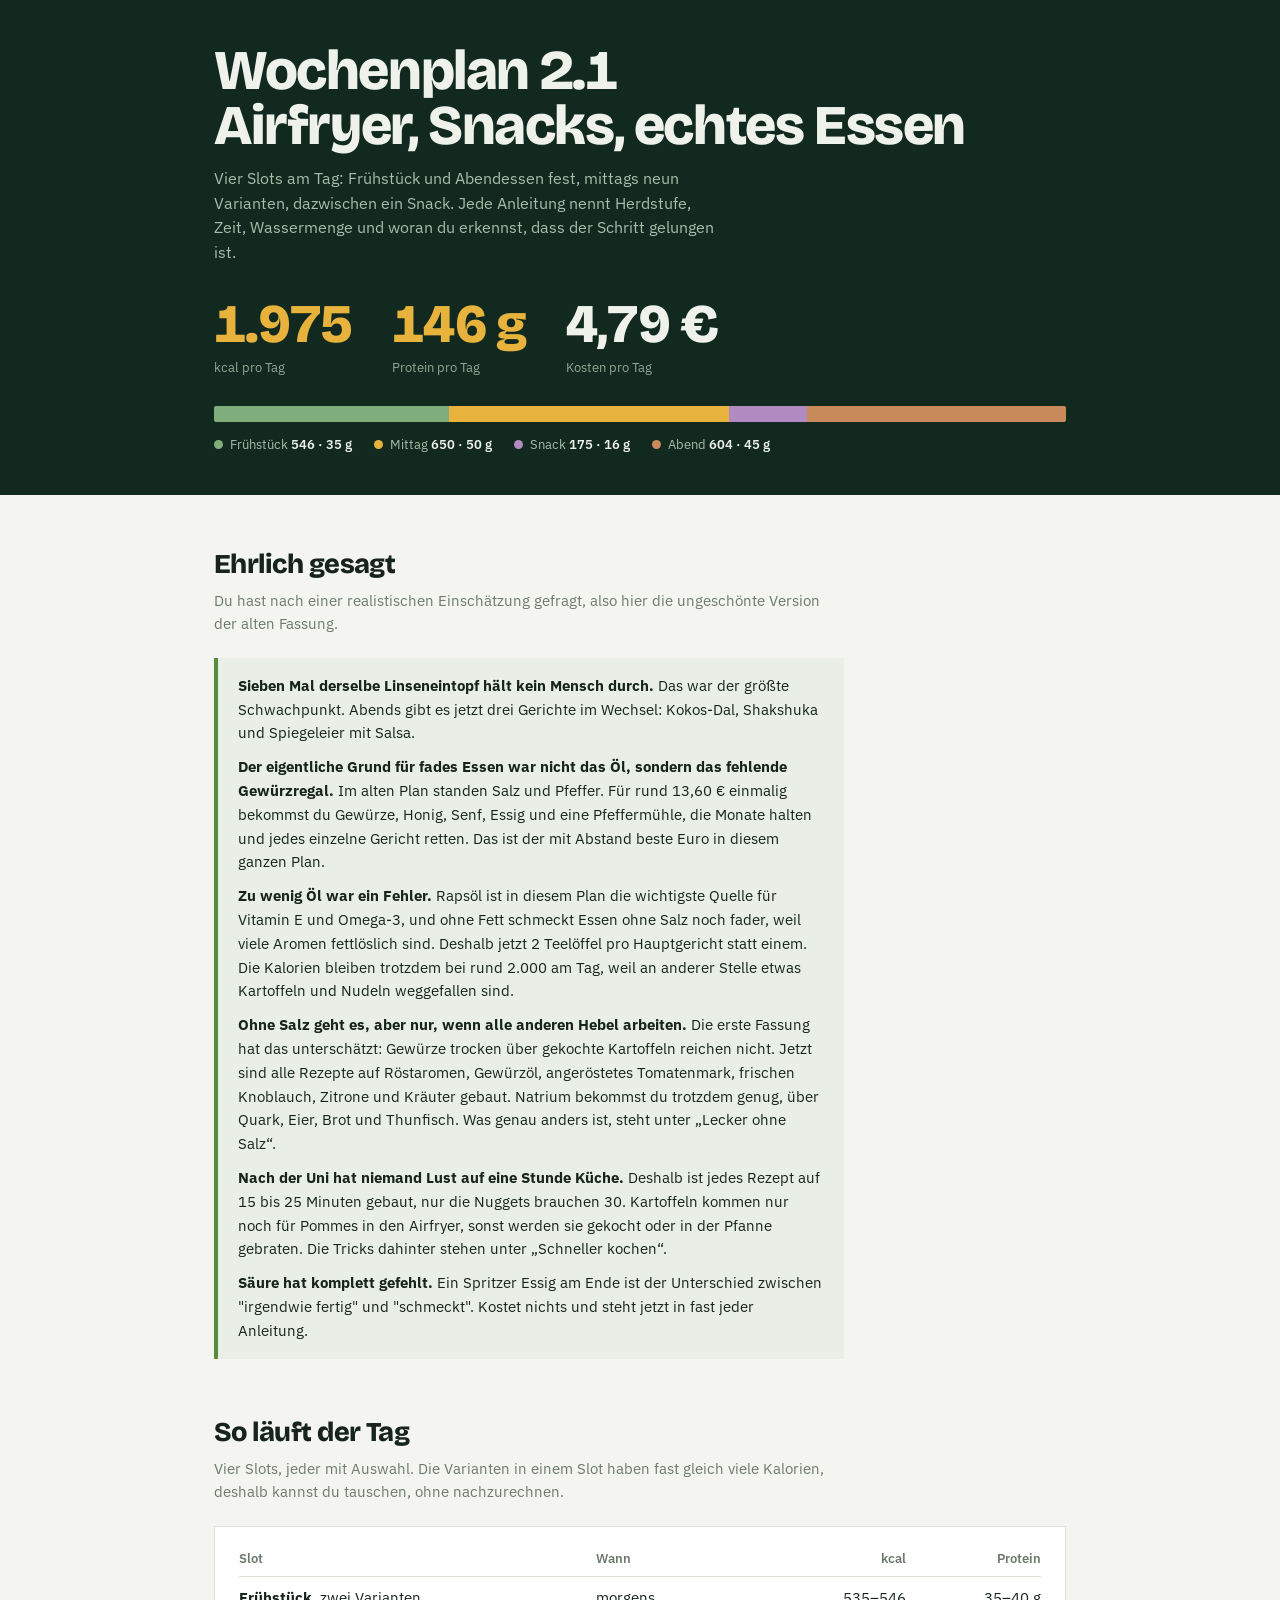
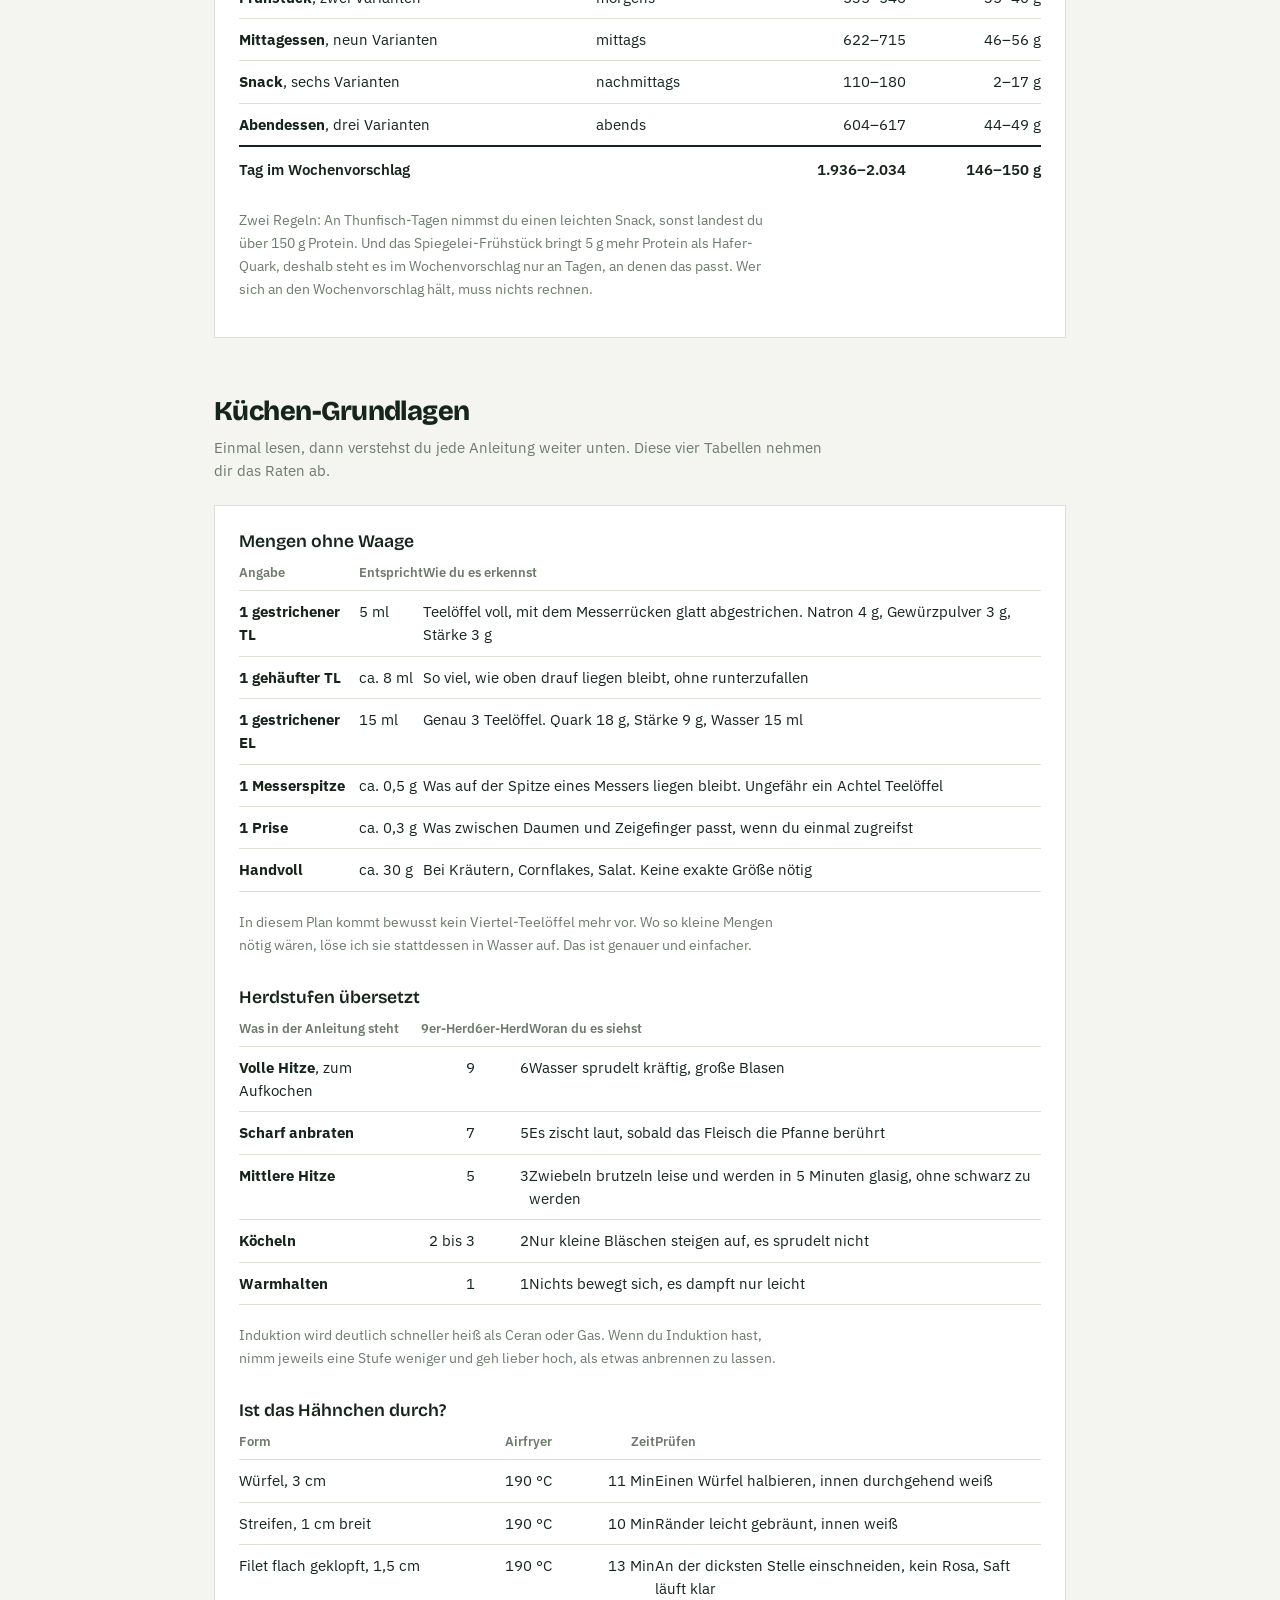
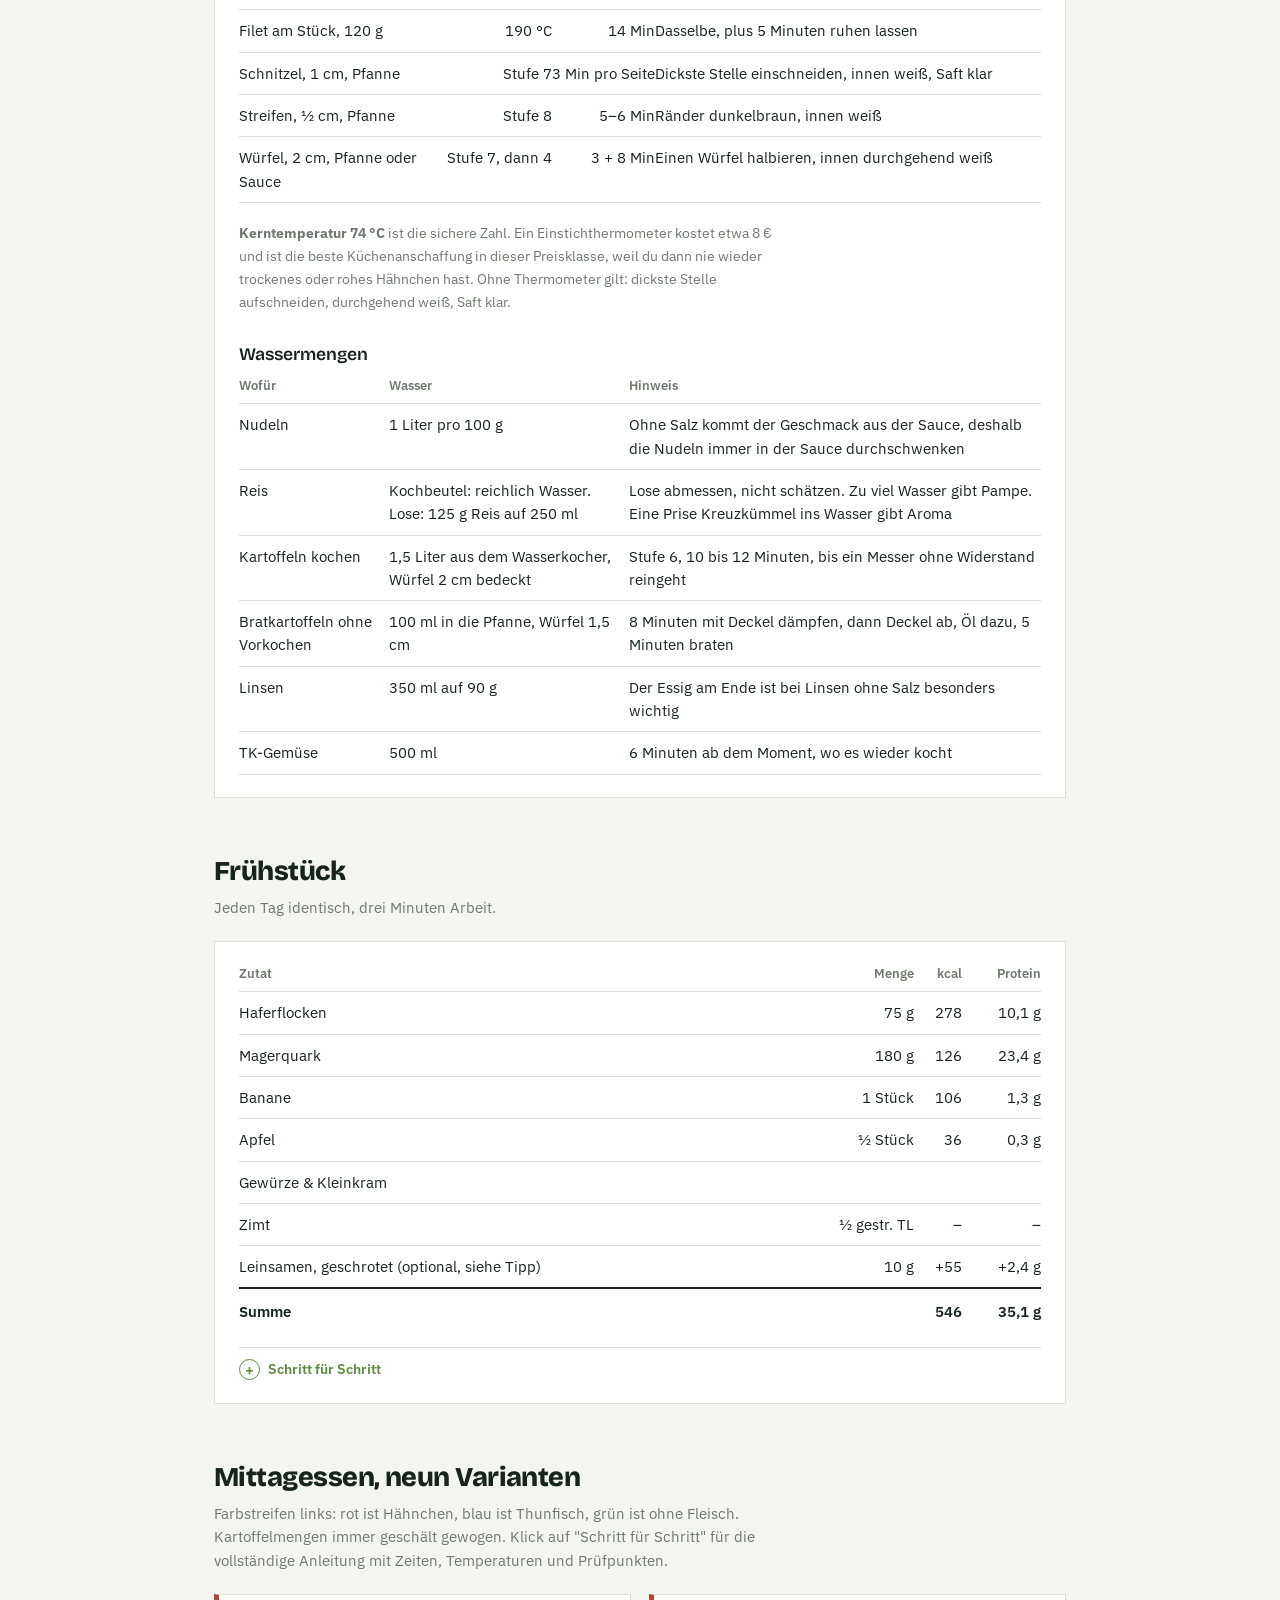
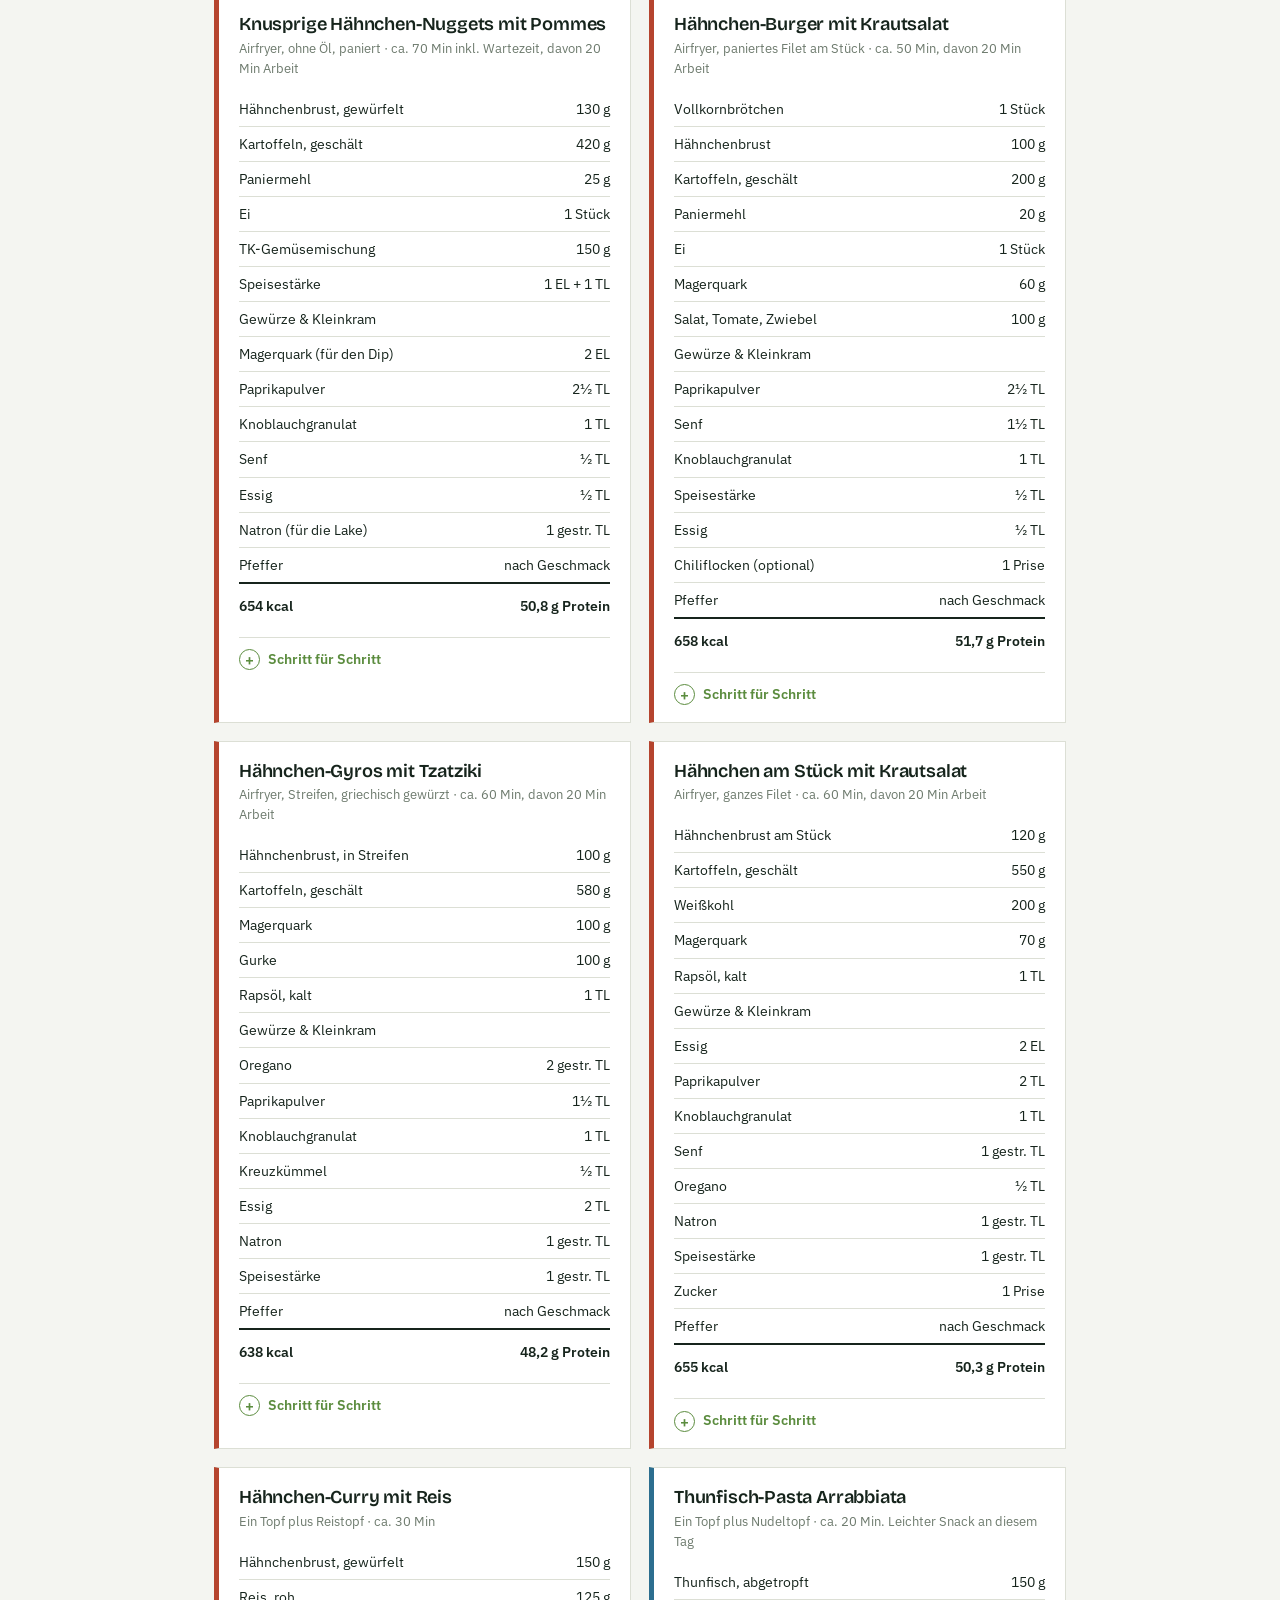
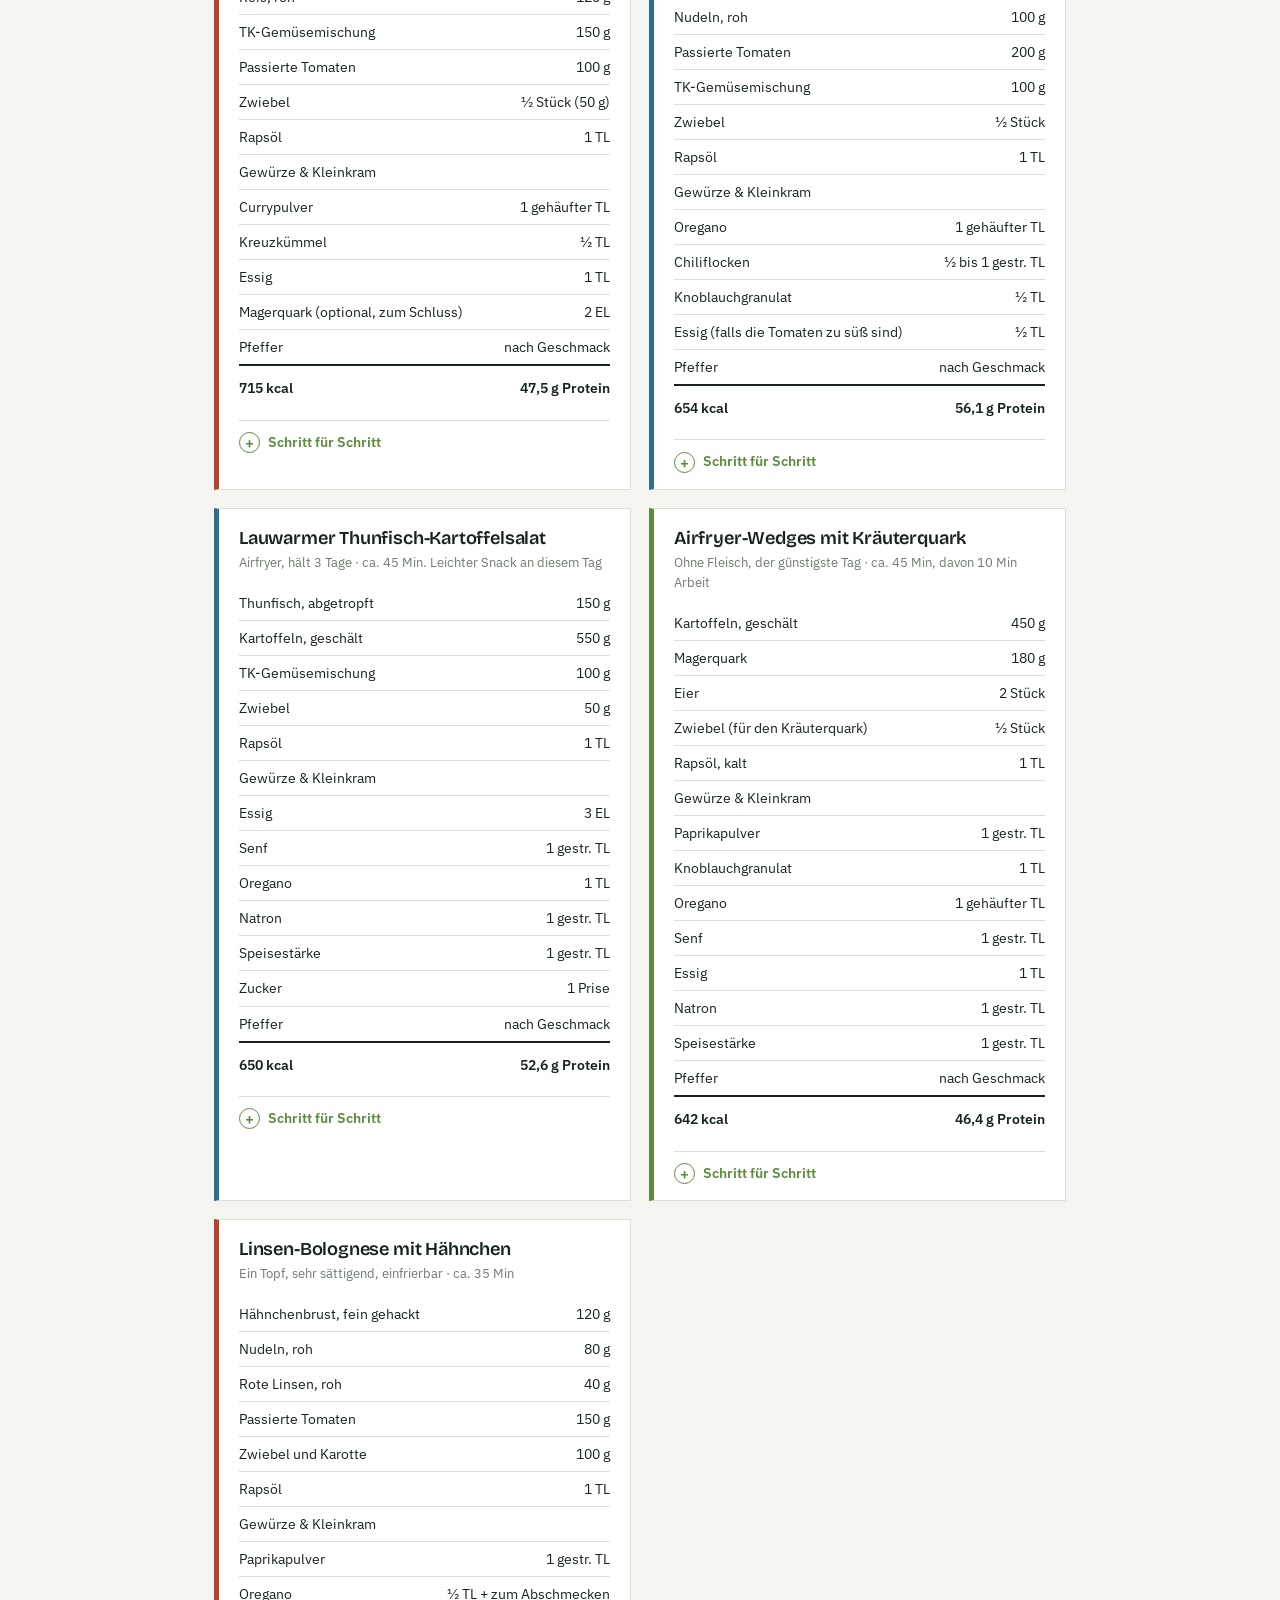
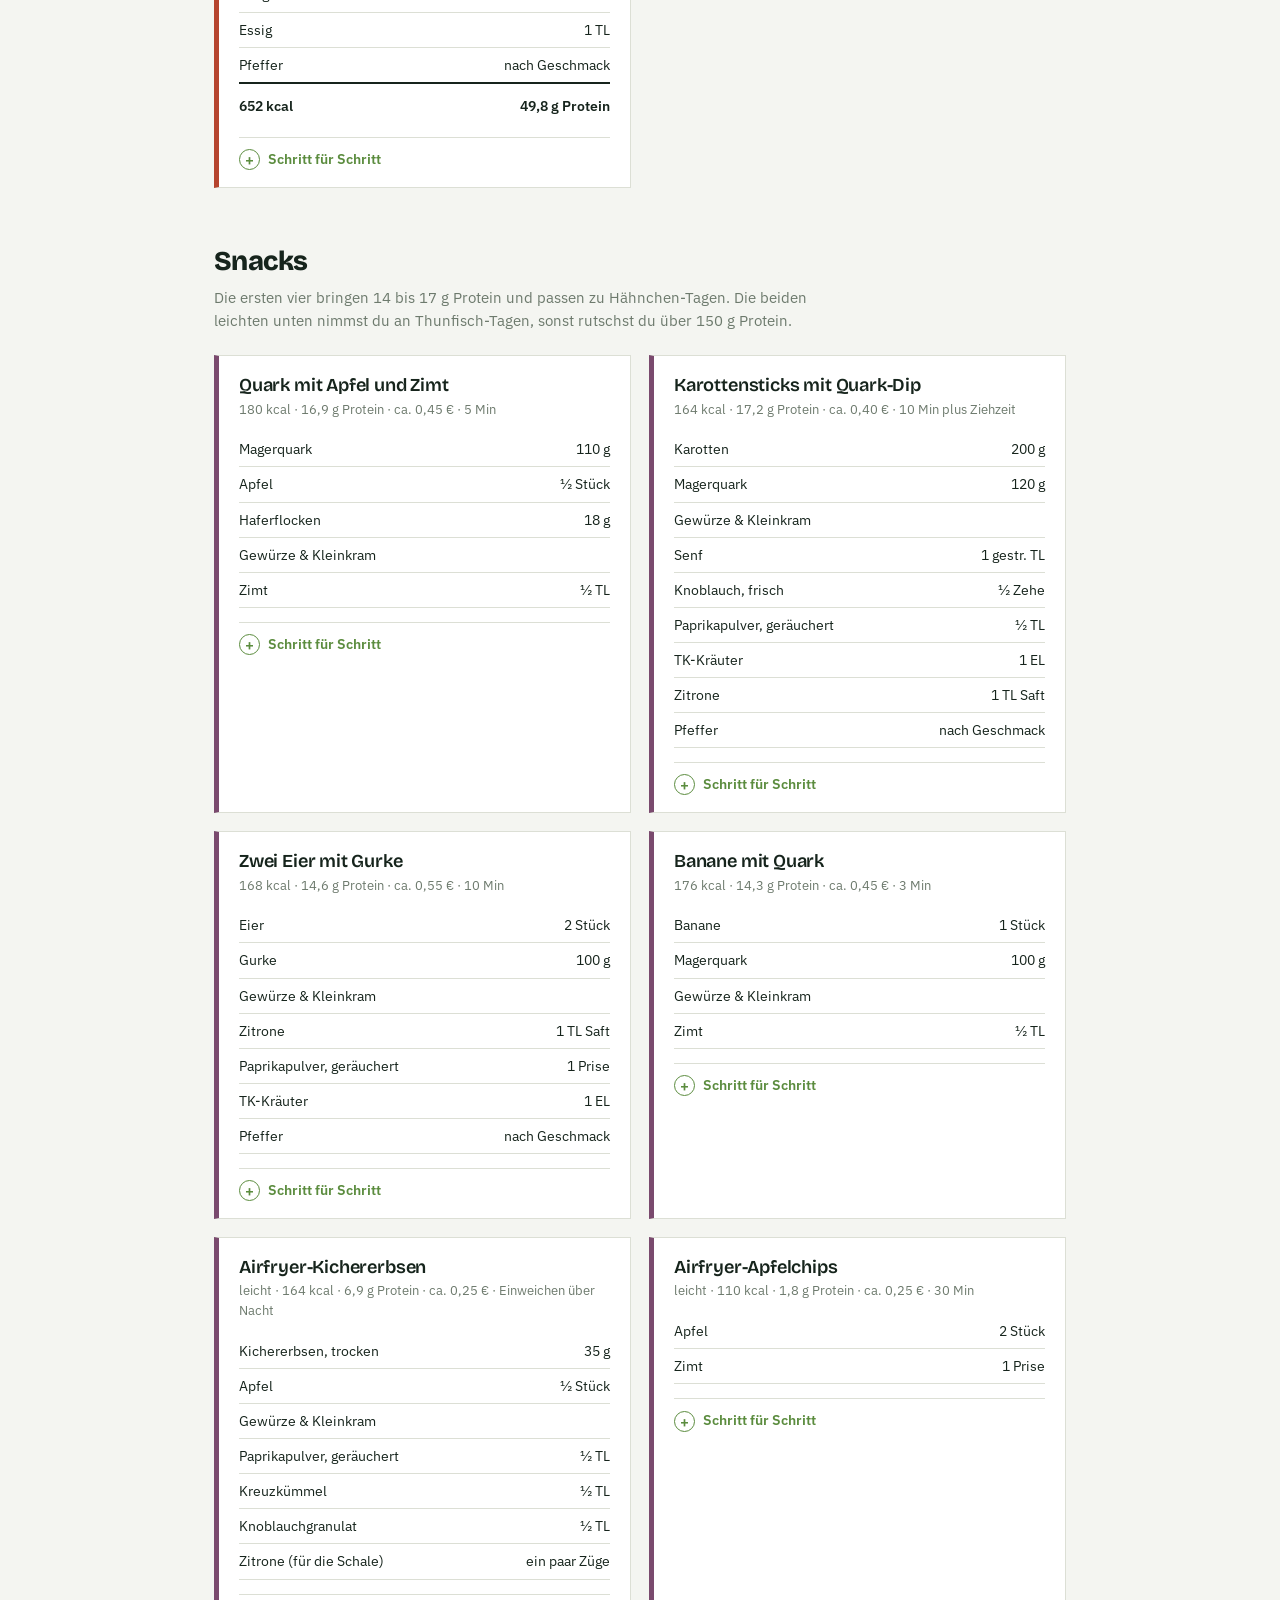
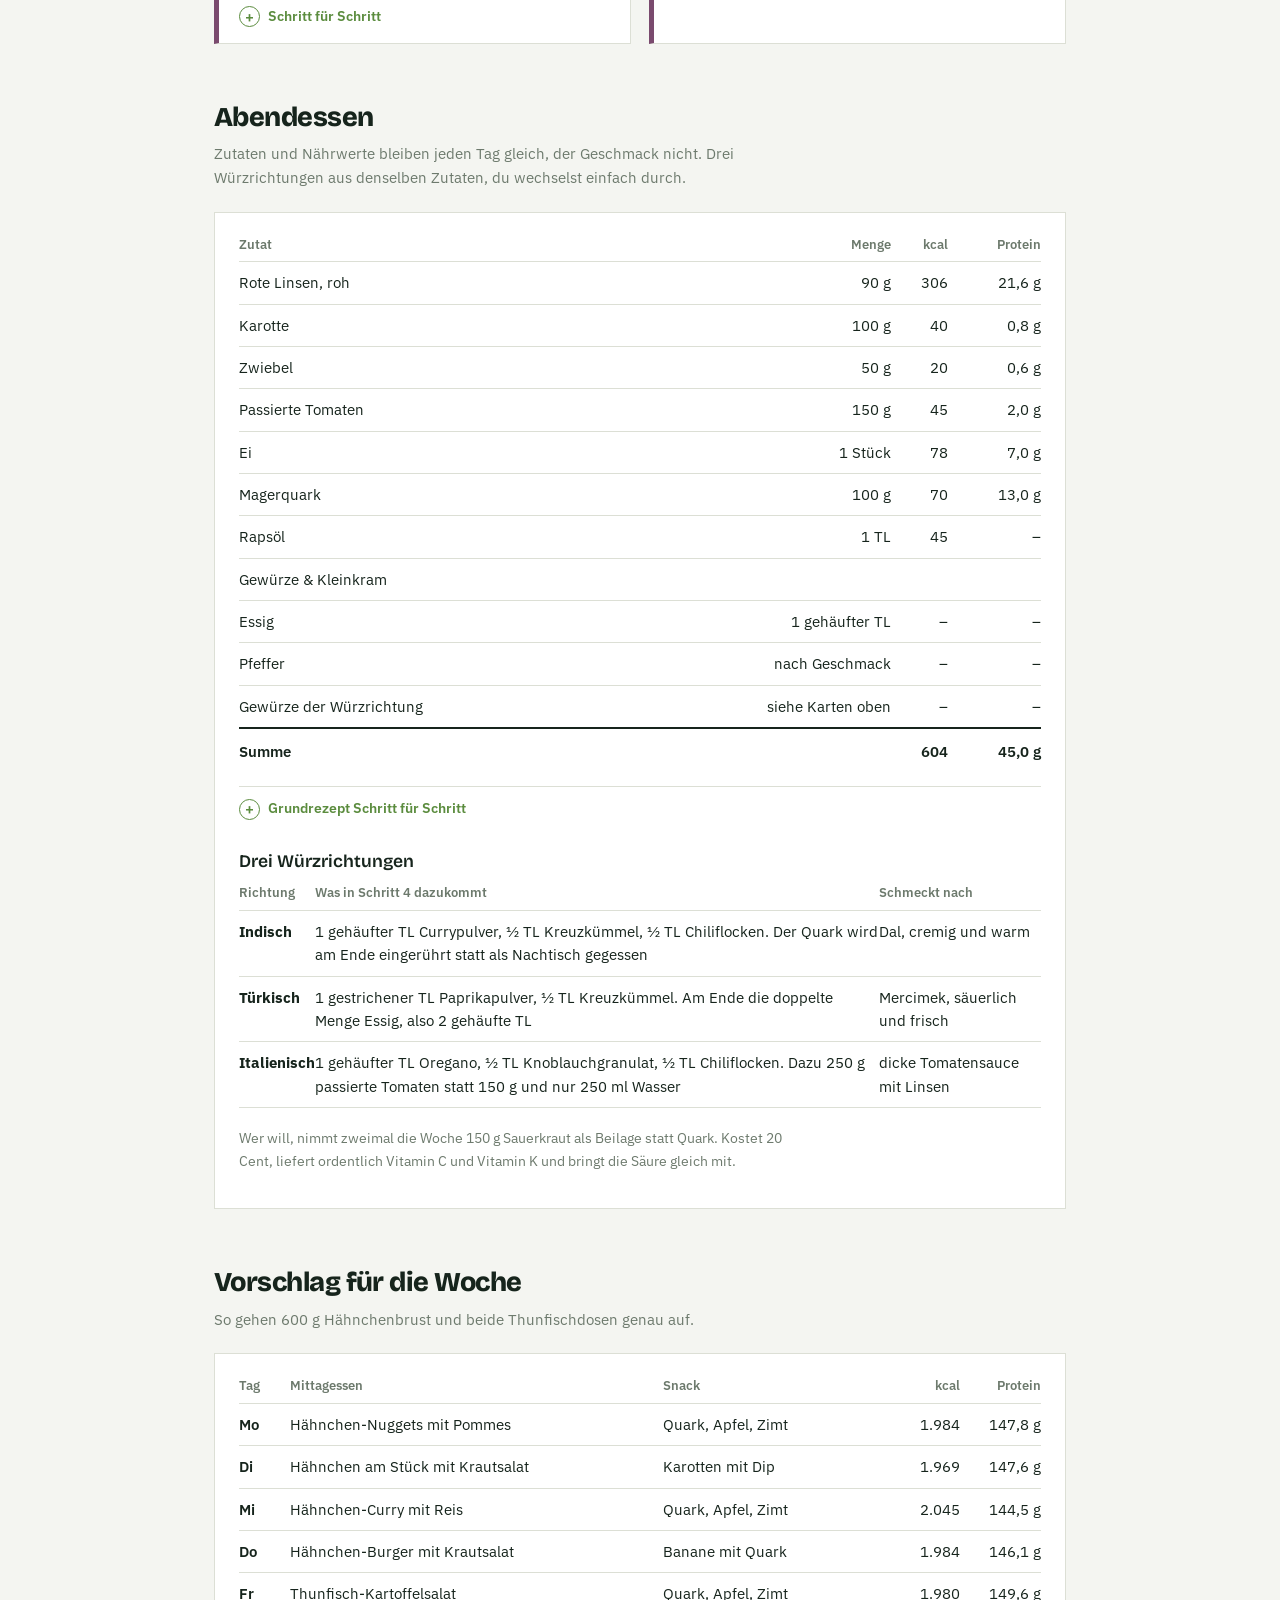
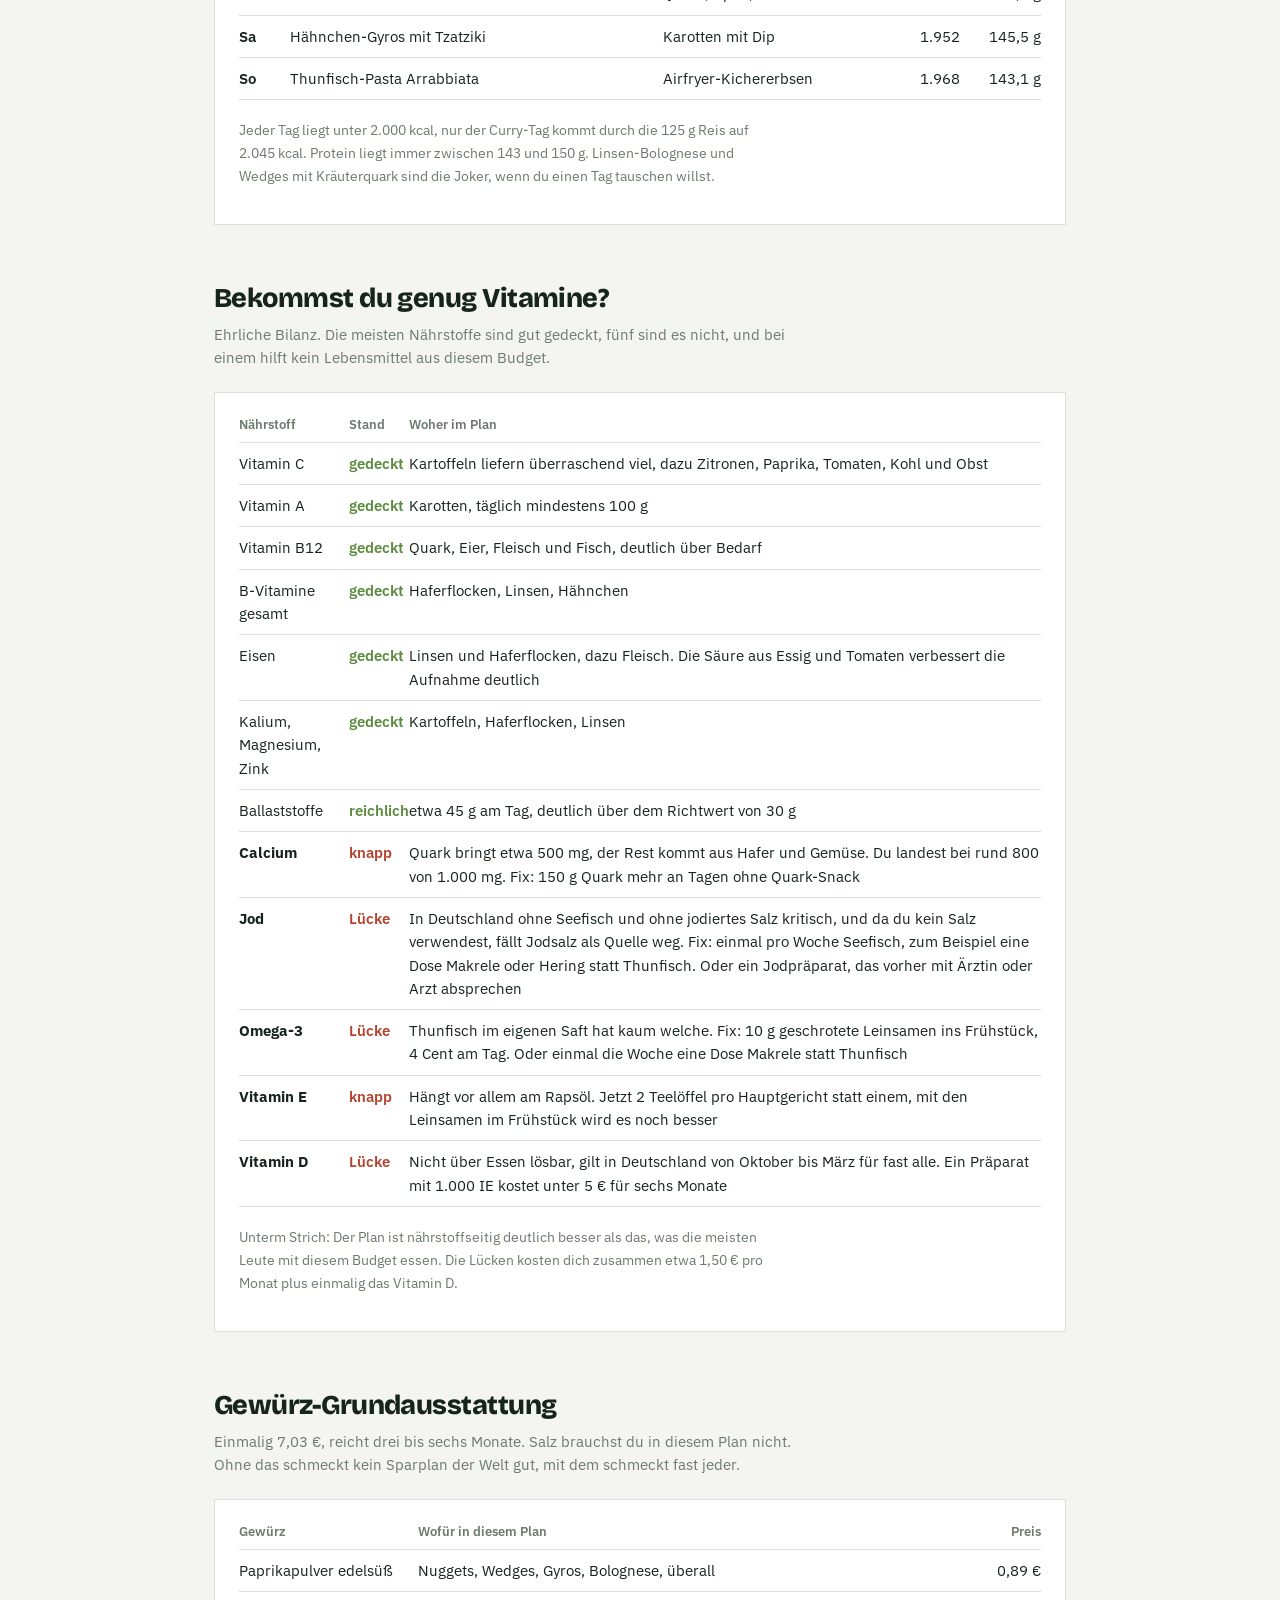
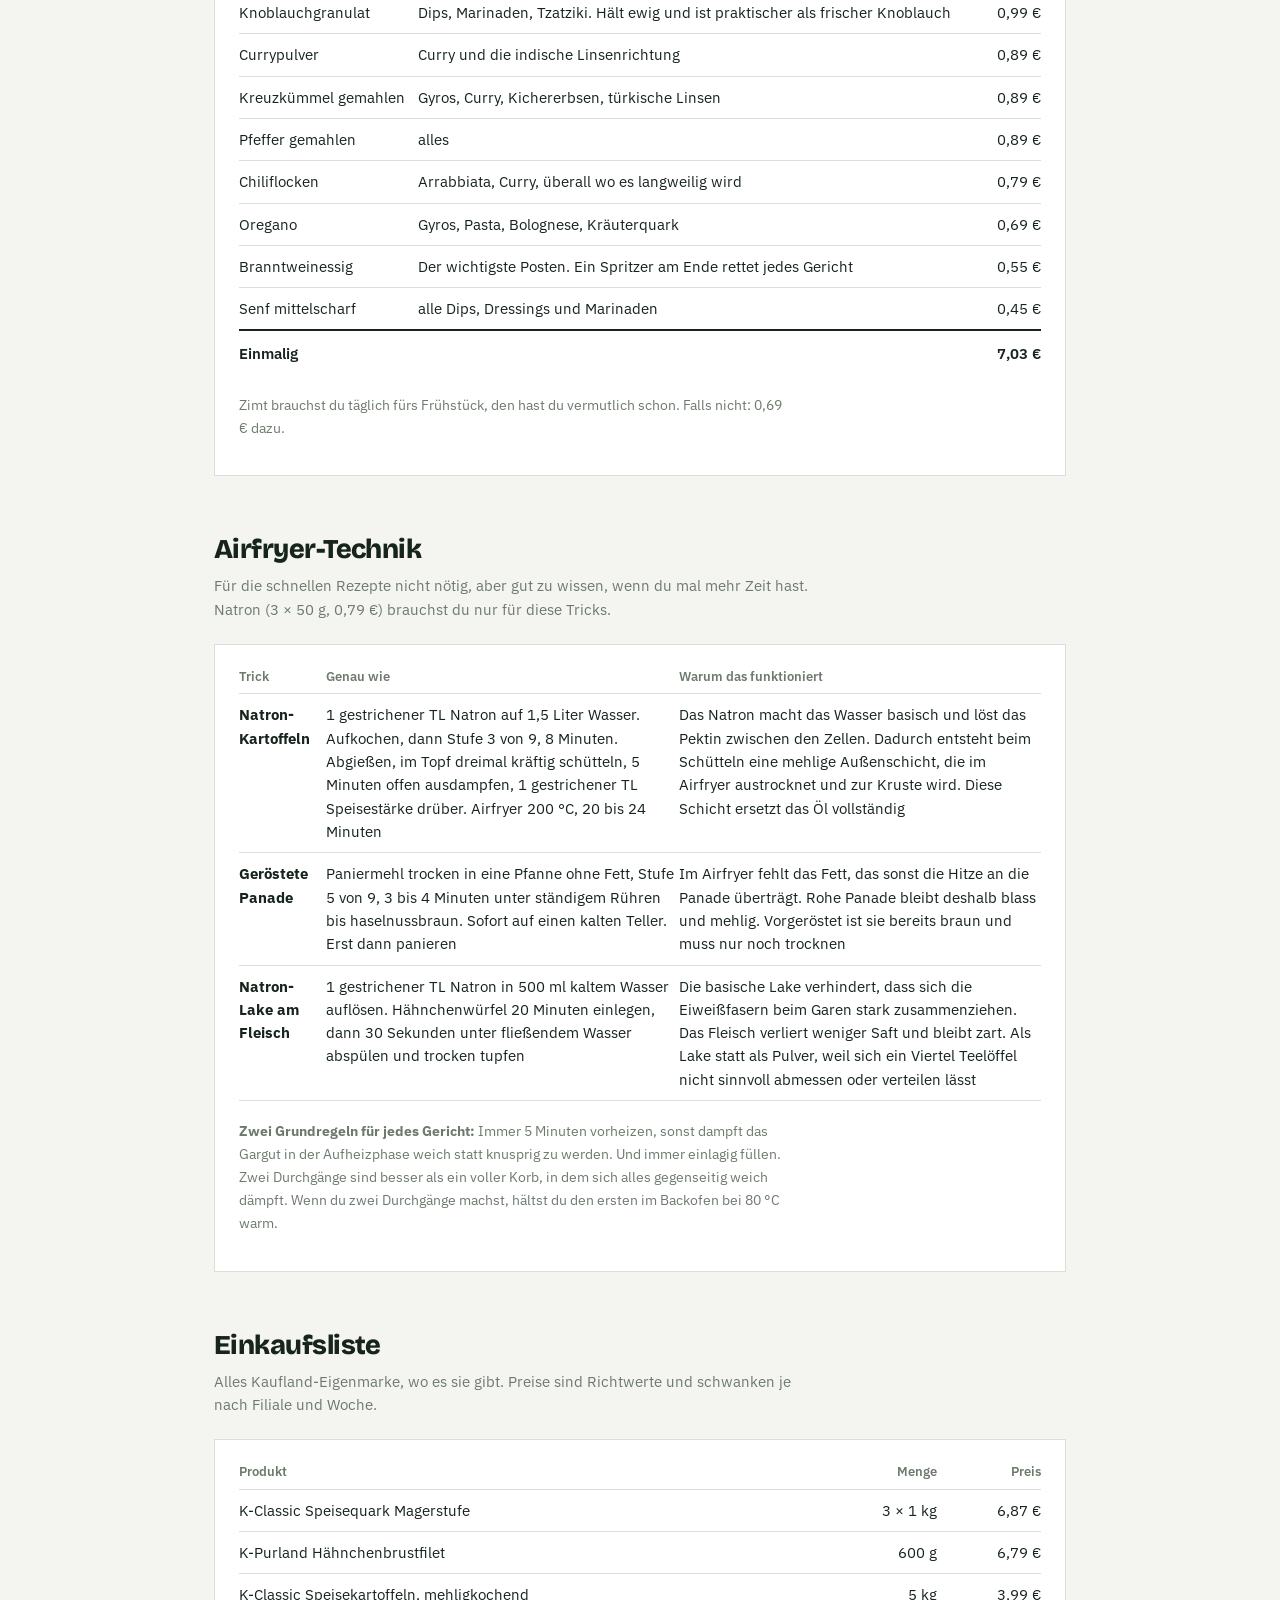
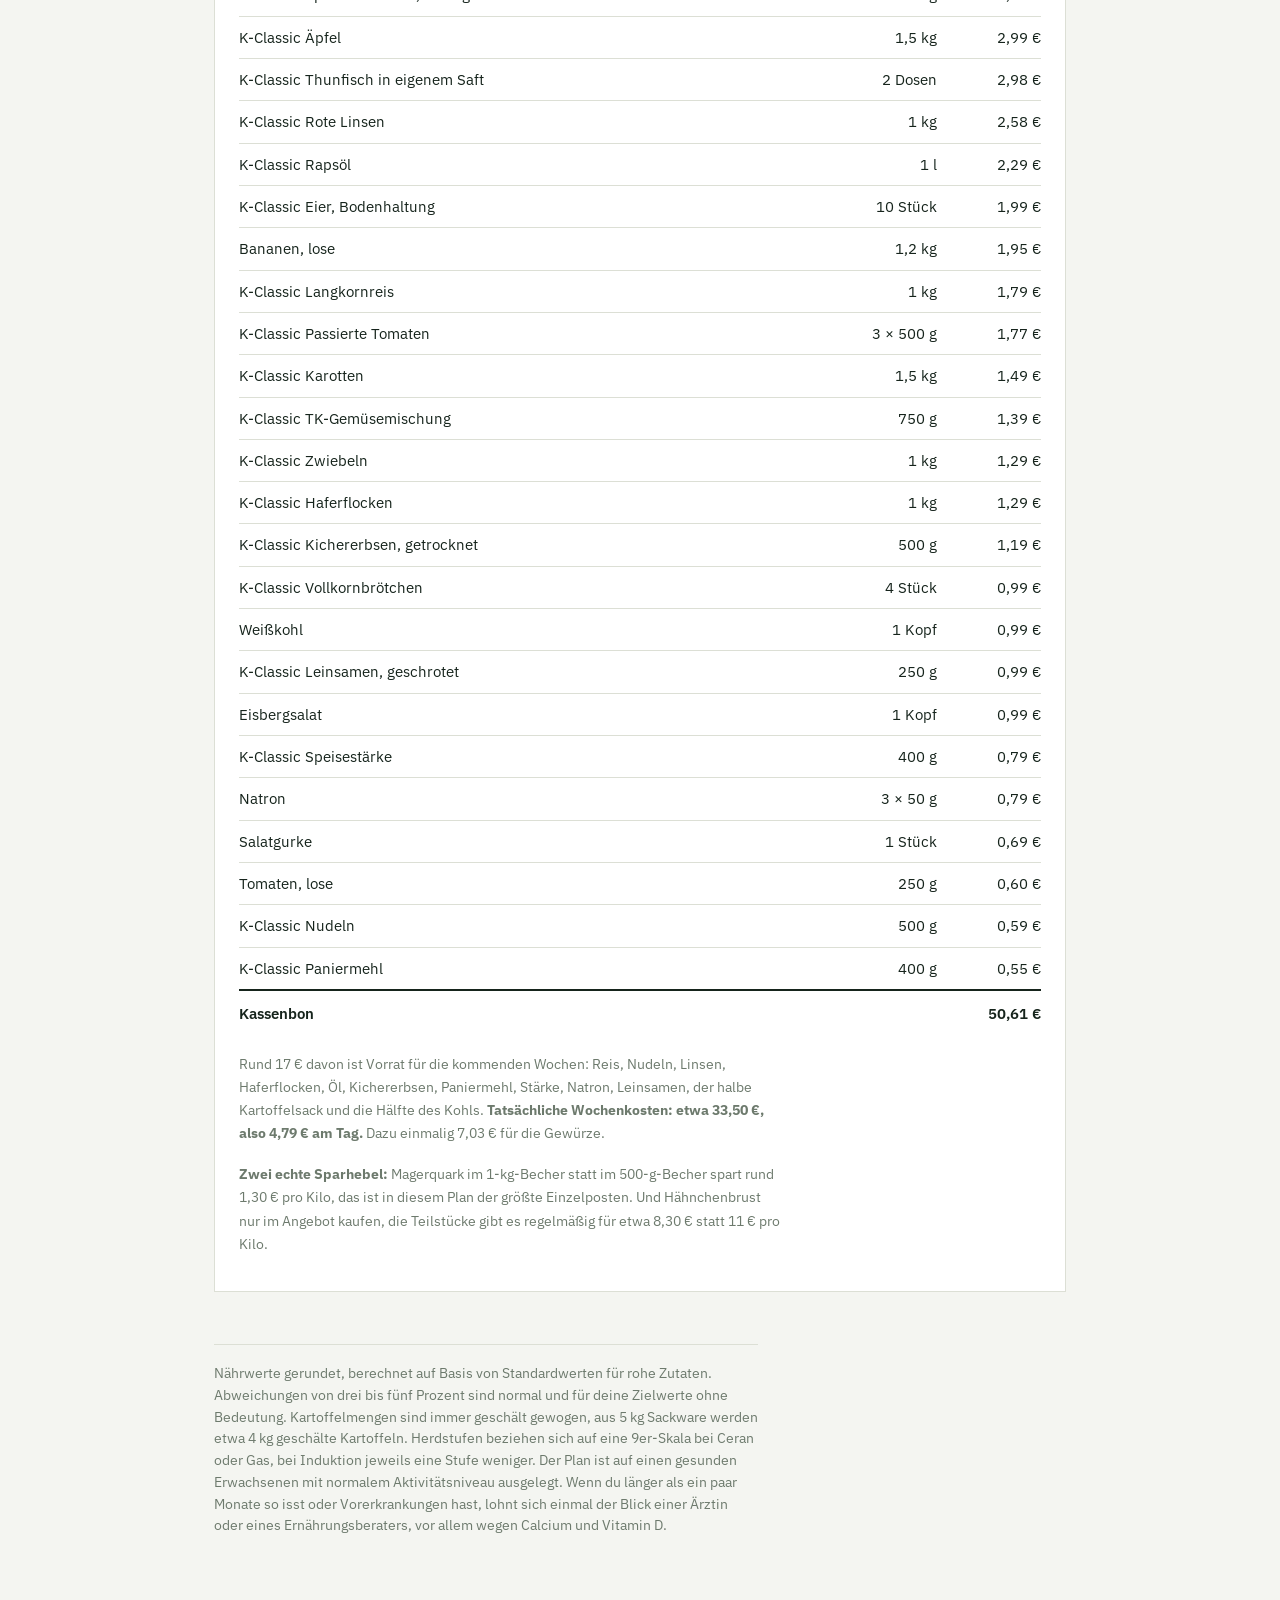
<file: src/plan_src.html>
<!DOCTYPE html>

<html lang="de">
<head>
<meta charset="utf-8"/>
<meta content="width=device-width, initial-scale=1" name="viewport"/>
<title>Wochenplan 2.1 — 1.975 kcal, 146 g Protein</title>
<link href="https://fonts.googleapis.com" rel="preconnect"/>
<link crossorigin="" href="https://fonts.gstatic.com" rel="preconnect"/>
<link href="https://fonts.googleapis.com/css2?family=Bricolage+Grotesque:opsz,wght@12..96,600;12..96,800&amp;family=IBM+Plex+Sans:wght@400;500;600&amp;display=swap" rel="stylesheet"/>
<style>
  :root{
    --ink:#16241c; --deep:#12291f; --paper:#f4f5f1; --card:#fff;
    --rule:#dcdfd5; --muted:#6d7a6d; --amber:#e8b33c;
    --brick:#b5442e; --sea:#2c6e8f; --leaf:#5b8c3e; --plum:#7a4a6e;
  }
  *{box-sizing:border-box;}
  html{-webkit-text-size-adjust:100%;}
  body{margin:0;background:var(--paper);color:var(--ink);
    font-family:"IBM Plex Sans","Segoe UI",system-ui,sans-serif;
    font-size:16px;line-height:1.55;font-variant-numeric:tabular-nums;}
  .wrap{max-width:900px;margin:0 auto;padding:0 24px 72px;}

  .hero{background:var(--deep);color:#eef2ea;margin-bottom:48px;}
  .hero-inner{max-width:900px;margin:0 auto;padding:44px 24px 40px;}
  .hero h1{font-family:"Bricolage Grotesque","IBM Plex Sans",sans-serif;font-weight:800;
    font-size:clamp(2.1rem,6.4vw,3.5rem);line-height:.98;letter-spacing:-.025em;margin:0 0 12px;}
  .hero p.lede{margin:0 0 32px;max-width:50ch;color:#a9bcab;}
  .readout{display:flex;flex-wrap:wrap;gap:12px 40px;align-items:flex-end;margin-bottom:28px;}
  .fig .num{font-family:"Bricolage Grotesque","IBM Plex Sans",sans-serif;font-weight:800;
    font-size:clamp(2.1rem,7vw,3.4rem);line-height:1;letter-spacing:-.03em;color:var(--amber);display:block;}
  .fig .num.plain{color:#eef2ea;}
  .fig .cap{display:block;margin-top:6px;font-size:.83rem;color:#93a795;}
  .bar{display:flex;height:16px;border-radius:2px;overflow:hidden;margin-bottom:12px;}
  .bar span{display:block;}
  .b1{width:27.6%;background:#7fae7c;} .b2{width:32.9%;background:var(--amber);}
  .b3{width:9.1%;background:#b08ac0;} .b4{width:30.4%;background:#c98a5c;}
  .barkey{display:flex;flex-wrap:wrap;gap:6px 22px;font-size:.83rem;color:#a9bcab;}
  .barkey b{color:#eef2ea;font-weight:600;}
  .barkey i{display:inline-block;width:9px;height:9px;border-radius:50%;margin-right:7px;}
  .k1{background:#7fae7c;} .k2{background:var(--amber);} .k3{background:#b08ac0;} .k4{background:#c98a5c;}

  section{margin-bottom:52px;}
  h2{font-family:"Bricolage Grotesque","IBM Plex Sans",sans-serif;font-weight:800;
    font-size:1.7rem;letter-spacing:-.02em;margin:0 0 4px;}
  h3.mini{font-family:"Bricolage Grotesque","IBM Plex Sans",sans-serif;font-weight:600;
    font-size:1.1rem;margin:28px 0 8px;}
  .sub{margin:0 0 22px;color:var(--muted);font-size:.95rem;max-width:68ch;}

  table{width:100%;border-collapse:collapse;font-size:.94rem;}
  th{text-align:left;font-weight:600;font-size:.8rem;color:var(--muted);
    padding:0 0 7px;border-bottom:1px solid var(--rule);}
  td{padding:9px 0;border-bottom:1px solid var(--rule);vertical-align:baseline;}
  th.n,td.n{text-align:right;white-space:nowrap;}
  tr.total td{font-weight:600;border-bottom:none;border-top:2px solid var(--ink);padding-top:11px;}
  .panel{background:var(--card);border:1px solid var(--rule);padding:22px 24px;}

  .variants{display:grid;gap:18px;}
  @media(min-width:760px){.variants{grid-template-columns:1fr 1fr;}}
  .v{background:var(--card);border:1px solid var(--rule);border-left:5px solid var(--leaf);
    padding:18px 20px 16px;display:flex;flex-direction:column;}
  .v.meat{border-left-color:var(--brick);} .v.fish{border-left-color:var(--sea);}
  .v.veg{border-left-color:var(--leaf);} .v.snack{border-left-color:var(--plum);}
  .v h3{font-family:"Bricolage Grotesque","IBM Plex Sans",sans-serif;font-weight:600;
    font-size:1.14rem;letter-spacing:-.01em;margin:0 0 3px;line-height:1.25;}
  .tag{font-size:.8rem;color:var(--muted);margin:0 0 13px;}
  .v table{font-size:.89rem;}
  .v td{padding:6px 0;}

  details{margin-top:14px;border-top:1px solid var(--rule);}
  details summary{cursor:pointer;list-style:none;padding:11px 0 0;
    font-size:.88rem;font-weight:600;color:var(--leaf);
    display:flex;align-items:center;gap:8px;user-select:none;}
  details summary::-webkit-details-marker{display:none;}
  details summary::before{content:"+";display:inline-flex;align-items:center;justify-content:center;
    width:19px;height:19px;flex:0 0 19px;border:1.5px solid currentColor;border-radius:50%;
    font-size:.95rem;font-weight:600;line-height:1;}
  details[open] summary::before{content:"\2013";}
  details summary:hover{color:var(--ink);}
  .steps{margin:14px 0 4px;padding:0;list-style:none;counter-reset:st;}
  .steps li{position:relative;padding:0 0 15px 30px;counter-increment:st;
    font-size:.88rem;line-height:1.58;color:#3b473c;}
  .steps li::before{content:counter(st);position:absolute;left:0;top:1px;
    width:20px;height:20px;border-radius:50%;background:var(--ink);color:#fff;
    font-size:.72rem;font-weight:600;display:flex;align-items:center;justify-content:center;}
  .steps li b{color:var(--ink);font-weight:600;}
  .steps li .cue{display:block;margin-top:5px;padding-left:10px;
    border-left:2px solid var(--amber);color:#6a776b;font-size:.84rem;}
  .steps li .cue b{color:#4a564b;}
  .tip{margin:10px 0 0;padding:10px 12px;background:#eef2e9;border-left:3px solid var(--amber);
    font-size:.85rem;line-height:1.5;color:#4c5a4c;}
  .tip b{color:var(--ink);font-weight:600;}
  .mise{margin:12px 0 2px;padding:11px 13px;background:#f3f5f0;border:1px dashed var(--rule);
    font-size:.85rem;line-height:1.55;color:#4c5a4c;}
  .mise b{color:var(--ink);font-weight:600;display:block;margin-bottom:3px;}

  .callout{background:#e9efe6;border-left:4px solid var(--leaf);padding:16px 20px;
    font-size:.93rem;line-height:1.6;max-width:70ch;}
  .callout p{margin:0 0 10px;} .callout p:last-child{margin:0;}
  .note{margin-top:18px;font-size:.9rem;color:var(--muted);line-height:1.6;max-width:68ch;}
  .ok{color:var(--leaf);font-weight:600;} .warn{color:var(--brick);font-weight:600;}
  .week td:first-child{font-weight:600;width:3.4em;}
  footer{border-top:1px solid var(--rule);padding-top:18px;font-size:.85rem;
    color:var(--muted);line-height:1.6;max-width:68ch;}

  @media print{
    body{background:#fff;font-size:10.5pt;}
    .hero{background:#fff;color:var(--ink);border-bottom:2px solid var(--ink);}
    .hero p.lede,.barkey{color:#555;} .barkey b{color:#000;} .fig .num{color:var(--ink);}
    .fig .cap{color:#555;} .bar{-webkit-print-color-adjust:exact;print-color-adjust:exact;}
    details{display:block;} details > *{display:revert;}
    .variants{grid-template-columns:1fr 1fr;} .v,.panel{break-inside:avoid;}
    section{margin-bottom:22px;} summary{color:#000 !important;}
  }
</style>
</head>
<body>
<div class="hero">
<div class="hero-inner">
<h1>Wochenplan 2.1<br/>Airfryer, Snacks, echtes Essen</h1>
<p class="lede">Vier Slots am Tag: Frühstück und Abendessen fest, mittags neun Varianten, dazwischen ein Snack. Jede Anleitung nennt Herdstufe, Zeit, Wassermenge und woran du erkennst, dass der Schritt gelungen ist.</p>
<div class="readout">
<span class="fig"><span class="num">1.975</span><span class="cap">kcal pro Tag</span></span>
<span class="fig"><span class="num">146 g</span><span class="cap">Protein pro Tag</span></span>
<span class="fig"><span class="num plain">4,79 €</span><span class="cap">Kosten pro Tag</span></span>
</div>
<div class="bar"><span class="b1"></span><span class="b2"></span><span class="b3"></span><span class="b4"></span></div>
<div class="barkey">
<span><i class="k1"></i>Frühstück <b>546 · 35 g</b></span>
<span><i class="k2"></i>Mittag <b>650 · 50 g</b></span>
<span><i class="k3"></i>Snack <b>175 · 16 g</b></span>
<span><i class="k4"></i>Abend <b>604 · 45 g</b></span>
</div>
</div>
</div>
<div class="wrap">
<section>
<h2>Ehrlich gesagt</h2>
<p class="sub">Du hast nach einer realistischen Einschätzung gefragt, also hier die ungeschönte Version der alten Fassung.</p>
<div class="callout">
<p><strong>Sieben Mal derselbe Linseneintopf hält kein Mensch durch.</strong> Das war der größte Schwachpunkt. Abends gibt es jetzt drei Gerichte im Wechsel: Kokos-Dal, Shakshuka und Spiegeleier mit Salsa.</p>
<p><strong>Der eigentliche Grund für fades Essen war nicht das Öl, sondern das fehlende Gewürzregal.</strong> Im alten Plan standen Salz und Pfeffer. Für rund 13,60 € einmalig bekommst du Gewürze, Honig, Senf, Essig und eine Pfeffermühle, die Monate halten und jedes einzelne Gericht retten. Das ist der mit Abstand beste Euro in diesem ganzen Plan.</p>
<p><strong>Zu wenig Öl war ein Fehler.</strong> Rapsöl ist in diesem Plan die wichtigste Quelle für Vitamin E und Omega-3, und ohne Fett schmeckt Essen ohne Salz noch fader, weil viele Aromen fettlöslich sind. Deshalb jetzt 2 Teelöffel pro Hauptgericht statt einem. Die Kalorien bleiben trotzdem bei rund 2.000 am Tag, weil an anderer Stelle etwas Kartoffeln und Nudeln weggefallen sind.</p>
<p><strong>Ohne Salz geht es, aber nur, wenn alle anderen Hebel arbeiten.</strong> Die erste Fassung hat das unterschätzt: Gewürze trocken über gekochte Kartoffeln reichen nicht. Jetzt sind alle Rezepte auf Röstaromen, Gewürzöl, angeröstetes Tomatenmark, frischen Knoblauch, Zitrone und Kräuter gebaut. Natrium bekommst du trotzdem genug, über Quark, Eier, Brot und Thunfisch. Was genau anders ist, steht unter „Lecker ohne Salz“.</p>
<p><strong>Nach der Uni hat niemand Lust auf eine Stunde Küche.</strong> Deshalb ist jedes Rezept auf 15 bis 25 Minuten gebaut, nur die Nuggets brauchen 30. Kartoffeln kommen nur noch für Pommes in den Airfryer, sonst werden sie gekocht oder in der Pfanne gebraten. Die Tricks dahinter stehen unter „Schneller kochen“.</p>
<p><strong>Säure hat komplett gefehlt.</strong> Ein Spritzer Essig am Ende ist der Unterschied zwischen "irgendwie fertig" und "schmeckt". Kostet nichts und steht jetzt in fast jeder Anleitung.</p>
</div>
</section>
<section>
<h2>So läuft der Tag</h2>
<p class="sub">Vier Slots, jeder mit Auswahl. Die Varianten in einem Slot haben fast gleich viele Kalorien, deshalb kannst du tauschen, ohne nachzurechnen.</p>
<div class="panel">
<table>
<thead><tr><th>Slot</th><th>Wann</th><th class="n">kcal</th><th class="n">Protein</th></tr></thead>
<tbody>
<tr><td><strong>Frühstück</strong>, zwei Varianten</td><td>morgens</td><td class="n">535–546</td><td class="n">35–40 g</td></tr>
<tr><td><strong>Mittagessen</strong>, neun Varianten</td><td>mittags</td><td class="n">622–715</td><td class="n">46–56 g</td></tr>
<tr><td><strong>Snack</strong>, sechs Varianten</td><td>nachmittags</td><td class="n">110–180</td><td class="n">2–17 g</td></tr>
<tr><td><strong>Abendessen</strong>, drei Varianten</td><td>abends</td><td class="n">604–617</td><td class="n">44–49 g</td></tr>
<tr class="total"><td>Tag im Wochenvorschlag</td><td></td><td class="n">1.936–2.034</td><td class="n">146–150 g</td></tr>
</tbody>
</table>
<p class="note">Zwei Regeln: An Thunfisch-Tagen nimmst du einen leichten Snack, sonst landest du über 150 g Protein. Und das Spiegelei-Frühstück bringt 5 g mehr Protein als Hafer-Quark, deshalb steht es im Wochenvorschlag nur an Tagen, an denen das passt. Wer sich an den Wochenvorschlag hält, muss nichts rechnen.</p>
</div>
</section>
<section>
<h2>Küchen-Grundlagen</h2>
<p class="sub">Einmal lesen, dann verstehst du jede Anleitung weiter unten. Diese vier Tabellen nehmen dir das Raten ab.</p>
<div class="panel">
<h3 class="mini" style="margin-top:0;">Mengen ohne Waage</h3>
<table>
<thead><tr><th>Angabe</th><th>Entspricht</th><th>Wie du es erkennst</th></tr></thead>
<tbody>
<tr><td><strong>1 gestrichener TL</strong></td><td>5 ml</td><td>Teelöffel voll, mit dem Messerrücken glatt abgestrichen. Natron 4 g, Gewürzpulver 3 g, Stärke 3 g</td></tr>
<tr><td><strong>1 gehäufter TL</strong></td><td>ca. 8 ml</td><td>So viel, wie oben drauf liegen bleibt, ohne runterzufallen</td></tr>
<tr><td><strong>1 gestrichener EL</strong></td><td>15 ml</td><td>Genau 3 Teelöffel. Quark 18 g, Stärke 9 g, Wasser 15 ml</td></tr>
<tr><td><strong>1 Messerspitze</strong></td><td>ca. 0,5 g</td><td>Was auf der Spitze eines Messers liegen bleibt. Ungefähr ein Achtel Teelöffel</td></tr>
<tr><td><strong>1 Prise</strong></td><td>ca. 0,3 g</td><td>Was zwischen Daumen und Zeigefinger passt, wenn du einmal zugreifst</td></tr>
<tr><td><strong>Handvoll</strong></td><td>ca. 30 g</td><td>Bei Kräutern, Cornflakes, Salat. Keine exakte Größe nötig</td></tr>
</tbody>
</table>
<p class="note">In diesem Plan kommt bewusst kein Viertel-Teelöffel mehr vor. Wo so kleine Mengen nötig wären, löse ich sie stattdessen in Wasser auf. Das ist genauer und einfacher.</p>
<h3 class="mini">Herdstufen übersetzt</h3>
<table>
<thead><tr><th>Was in der Anleitung steht</th><th class="n">9er-Herd</th><th class="n">6er-Herd</th><th>Woran du es siehst</th></tr></thead>
<tbody>
<tr><td><strong>Volle Hitze</strong>, zum Aufkochen</td><td class="n">9</td><td class="n">6</td><td>Wasser sprudelt kräftig, große Blasen</td></tr>
<tr><td><strong>Scharf anbraten</strong></td><td class="n">7</td><td class="n">5</td><td>Es zischt laut, sobald das Fleisch die Pfanne berührt</td></tr>
<tr><td><strong>Mittlere Hitze</strong></td><td class="n">5</td><td class="n">3</td><td>Zwiebeln brutzeln leise und werden in 5 Minuten glasig, ohne schwarz zu werden</td></tr>
<tr><td><strong>Köcheln</strong></td><td class="n">2 bis 3</td><td class="n">2</td><td>Nur kleine Bläschen steigen auf, es sprudelt nicht</td></tr>
<tr><td><strong>Warmhalten</strong></td><td class="n">1</td><td class="n">1</td><td>Nichts bewegt sich, es dampft nur leicht</td></tr>
</tbody>
</table>
<p class="note">Induktion wird deutlich schneller heiß als Ceran oder Gas. Wenn du Induktion hast, nimm jeweils eine Stufe weniger und geh lieber hoch, als etwas anbrennen zu lassen.</p>
<h3 class="mini">Ist das Hähnchen durch?</h3>
<table>
<thead><tr><th>Form</th><th class="n">Airfryer</th><th class="n">Zeit</th><th>Prüfen</th></tr></thead>
<tbody>
<tr><td>Würfel, 3 cm</td><td class="n">190 °C</td><td class="n">11 Min</td><td>Einen Würfel halbieren, innen durchgehend weiß</td></tr>
<tr><td>Streifen, 1 cm breit</td><td class="n">190 °C</td><td class="n">10 Min</td><td>Ränder leicht gebräunt, innen weiß</td></tr>
<tr><td>Filet flach geklopft, 1,5 cm</td><td class="n">190 °C</td><td class="n">13 Min</td><td>An der dicksten Stelle einschneiden, kein Rosa, Saft läuft klar</td></tr>
<tr><td>Filet am Stück, 120 g</td><td class="n">190 °C</td><td class="n">14 Min</td><td>Dasselbe, plus 5 Minuten ruhen lassen</td></tr>
<tr><td>Schnitzel, 1 cm, Pfanne</td><td class="n">Stufe 7</td><td class="n">3 Min pro Seite</td><td>Dickste Stelle einschneiden, innen weiß, Saft klar</td></tr>
<tr><td>Streifen, ½ cm, Pfanne</td><td class="n">Stufe 8</td><td class="n">5–6 Min</td><td>Ränder dunkelbraun, innen weiß</td></tr>
<tr><td>Würfel, 2 cm, Pfanne oder Sauce</td><td class="n">Stufe 7, dann 4</td><td class="n">3 + 8 Min</td><td>Einen Würfel halbieren, innen durchgehend weiß</td></tr>
</tbody>
</table>
<p class="note"><strong>Kerntemperatur 74 °C</strong> ist die sichere Zahl. Ein Einstichthermometer kostet etwa 8 € und ist die beste Küchenanschaffung in dieser Preisklasse, weil du dann nie wieder trockenes oder rohes Hähnchen hast. Ohne Thermometer gilt: dickste Stelle aufschneiden, durchgehend weiß, Saft klar.</p>
<h3 class="mini">Wassermengen</h3>
<table>
<thead><tr><th>Wofür</th><th>Wasser</th><th>Hinweis</th></tr></thead>
<tbody>
<tr><td>Nudeln</td><td>1 Liter pro 100 g</td><td>Ohne Salz kommt der Geschmack aus der Sauce, deshalb die Nudeln immer in der Sauce durchschwenken</td></tr>
<tr><td>Reis</td><td>Kochbeutel: reichlich Wasser. Lose: 125 g Reis auf 250 ml</td><td>Lose abmessen, nicht schätzen. Zu viel Wasser gibt Pampe. Eine Prise Kreuzkümmel ins Wasser gibt Aroma</td></tr>
<tr><td>Kartoffeln kochen</td><td>1,5 Liter aus dem Wasserkocher, Würfel 2 cm bedeckt</td><td>Stufe 6, 10 bis 12 Minuten, bis ein Messer ohne Widerstand reingeht</td></tr>
<tr><td>Bratkartoffeln ohne Vorkochen</td><td>100 ml in die Pfanne, Würfel 1,5 cm</td><td>8 Minuten mit Deckel dämpfen, dann Deckel ab, Öl dazu, 5 Minuten braten</td></tr>
<tr><td>Linsen</td><td>350 ml auf 90 g</td><td>Der Essig am Ende ist bei Linsen ohne Salz besonders wichtig</td></tr>
<tr><td>TK-Gemüse</td><td>500 ml</td><td>6 Minuten ab dem Moment, wo es wieder kocht</td></tr>
</tbody>
</table>
</div>
</section>
<section>
<h2>Frühstück</h2>
<p class="sub">Jeden Tag identisch, drei Minuten Arbeit.</p>
<div class="panel">
<table>
<thead><tr><th>Zutat</th><th class="n">Menge</th><th class="n">kcal</th><th class="n">Protein</th></tr></thead>
<tbody>
<tr><td>Haferflocken</td><td class="n">75 g</td><td class="n">278</td><td class="n">10,1 g</td></tr>
<tr><td>Magerquark</td><td class="n">180 g</td><td class="n">126</td><td class="n">23,4 g</td></tr>
<tr><td>Banane</td><td class="n">1 Stück</td><td class="n">106</td><td class="n">1,3 g</td></tr>
<tr><td>Apfel</td><td class="n">½ Stück</td><td class="n">36</td><td class="n">0,3 g</td></tr>
<tr class="grp"><td colspan="4">Gewürze &amp; Kleinkram</td></tr><tr><td>Zimt</td><td class="n">½ gestr. TL</td><td class="n">–</td><td class="n">–</td></tr><tr><td>Leinsamen, geschrotet (optional, siehe Tipp)</td><td class="n">10 g</td><td class="n">+55</td><td class="n">+2,4 g</td></tr><tr class="total"><td>Summe</td><td class="n"></td><td class="n">546</td><td class="n">35,1 g</td></tr>
</tbody>
</table>
<details>
<summary>Schritt für Schritt</summary>
<p class="mise"><b>Was du brauchst</b>Eine Schüssel, eine Gabel, ein Messer. 75 g Haferflocken sind etwa 8 gehäufte Esslöffel. 180 g Magerquark sind gut ein Drittel vom 500-g-Becher.</p>
<ol class="steps">
<li><b>Quark cremig rühren.</b> 180 g Magerquark in eine Schüssel. 4 Esslöffel kaltes Wasser (60 ml) dazu. Mit der Gabel 30 Sekunden kräftig rühren.
          <span class="cue"><b>Fertig, wenn:</b> der Quark glänzt und vom Löffel fließt wie dicker Joghurt. Solange er noch in Brocken hängt, weiter rühren oder einen Esslöffel Wasser mehr. Ohne diesen Schritt wird das Frühstück ein trockener Klumpen.</span>
</li>
<li><b>Haferflocken unterrühren.</b> 75 g einfach reinschütten, mit der Gabel durchmischen, bis keine trockenen Stellen mehr zu sehen sind. Dann 5 Minuten stehen lassen.
          <span class="cue"><b>Warum warten:</b> Die Flocken ziehen Flüssigkeit und werden weich. Sofort gegessen sind sie hart und kratzig.</span>
</li>
<li><b>Obst schneiden.</b> Banane längs halbieren, dann quer in Scheiben von etwa 5 mm. Den halben Apfel vierteln, das Kerngehäuse rausschneiden, in Würfel von etwa 1 cm. Schale dranlassen, da sitzen die Ballaststoffe.</li>
<li><b>Würzen.</b> ½ gestrichener Teelöffel Zimt unterrühren, dann das Obst dazu.</li>
</ol>
<p class="tip"><b>Overnight-Variante:</b> Schritt 1 bis 2 abends machen, Deckel drauf, Kühlschrank. Morgens ist es cremig wie ein Dessert. Apfel erst morgens dazu, sonst wird er braun.</p>
<p class="tip"><b>Für Omega-3:</b> 10 g geschrotete Leinsamen (1 gehäufter Esslöffel) mit einrühren. Kostet 4 Cent und 55 kcal, dafür deckst du den Tagesbedarf an pflanzlichem Omega-3. Dafür 15 g Haferflocken weniger.</p>
</details>
</div>
</section>
<section>
<h2>Mittagessen, neun Varianten</h2>
<p class="sub">Farbstreifen links: rot ist Hähnchen, blau ist Thunfisch, grün ist ohne Fleisch. Kartoffelmengen immer geschält gewogen. Klick auf "Schritt für Schritt" für die vollständige Anleitung mit Zeiten, Temperaturen und Prüfpunkten.</p>
<div class="variants">
<div class="v meat">
<h3>Knusprige Hähnchen-Nuggets mit Pommes</h3>
<p class="tag">Airfryer, ohne Öl, paniert · ca. 70 Min inkl. Wartezeit, davon 20 Min Arbeit</p>
<table><tbody>
<tr><td>Hähnchenbrust, gewürfelt</td><td class="n">130 g</td></tr>
<tr><td>Kartoffeln, geschält</td><td class="n">420 g</td></tr>
<tr><td>Paniermehl</td><td class="n">25 g</td></tr>
<tr><td>Ei</td><td class="n">1 Stück</td></tr>
<tr><td>TK-Gemüsemischung</td><td class="n">150 g</td></tr>
<tr><td>Speisestärke</td><td class="n">1 EL + 1 TL</td></tr>
<tr class="grp"><td colspan="4">Gewürze &amp; Kleinkram</td></tr><tr><td>Magerquark (für den Dip)</td><td class="n">2 EL</td></tr><tr><td>Paprikapulver</td><td class="n">2½ TL</td></tr><tr><td>Knoblauchgranulat</td><td class="n">1 TL</td></tr><tr><td>Senf</td><td class="n">½ TL</td></tr><tr><td>Essig</td><td class="n">½ TL</td></tr><tr><td>Natron (für die Lake)</td><td class="n">1 gestr. TL</td></tr><tr><td>Pfeffer</td><td class="n">nach Geschmack</td></tr><tr class="total"><td>654 kcal</td><td class="n">50,8 g Protein</td></tr>
</tbody></table>
<details>
<summary>Schritt für Schritt</summary>
<p class="mise"><b>Zeitplan</b>Zuerst Fleisch und Kartoffeln einweichen, das läuft 30 Minuten nebenher. In der Zeit Paniermehl rösten und panieren. Dann 18 Minuten Pommes, danach 11 Minuten Nuggets.</p>
<ol class="steps">
<li><b>Natron-Lake ansetzen.</b> 500 ml kaltes Wasser in eine Schüssel, 1 gestrichener Teelöffel Natron dazu, mit der Gabel verrühren, bis nichts mehr am Boden liegt. Hähnchenbrust in Würfel von etwa 3 cm schneiden und in die Lake legen. 20 Minuten bei Zimmertemperatur stehen lassen, nicht länger als 30.
            <span class="cue"><b>Warum eine Lake statt Pulver aufs Fleisch:</b> Ein Viertel Teelöffel lässt sich nicht sinnvoll abmessen und verteilt sich ungleichmäßig. In Wasser gelöst bekommt jedes Stück dieselbe Menge ab. Das Natron macht die Oberfläche basisch, dadurch ziehen sich die Eiweißfasern beim Garen weniger zusammen und das Fleisch bleibt saftig.</span>
</li>
<li><b>Kartoffeln wässern.</b> Parallel: 420 g geschälte Kartoffeln in Stifte von etwa 1 cm Dicke schneiden. In eine zweite Schüssel mit kaltem Wasser legen, sodass sie bedeckt sind. 30 Minuten stehen lassen.
            <span class="cue"><b>Was passiert:</b> Das Wasser spült die Oberflächenstärke ab. Ohne diesen Schritt kleben die Pommes im Korb zusammen. Das Wasser wird trüb, das ist das Zeichen, dass es funktioniert.</span>
</li>
<li><b>Paniermehl rösten.</b> Das ist der wichtigste Schritt im ganzen Rezept. 25 g Paniermehl (etwa 4 gehäufte Esslöffel) in eine trockene Pfanne, kein Fett. Mittlere Hitze, also Stufe 5 von 9. 3 bis 4 Minuten unter ständigem Rühren rösten. Sofort auf einen kalten Teller kippen.
            <span class="cue"><b>Fertig, wenn:</b> die Farbe von hellbeige auf haselnussbraun gewechselt ist und es nussig riecht. <b>Achtung:</b> In den letzten 30 Sekunden geht es sehr schnell, bleib am Herd stehen. Verbranntes Paniermehl schmeckt bitter und ist nicht zu retten.</span>
</li>
<li><b>Fleisch abspülen und trocknen.</b> Hähnchen in ein Sieb, 30 Sekunden unter fließendem kaltem Wasser abspülen und dabei mit der Hand durchmischen. Dann auf Küchenpapier legen und trocken tupfen.
            <span class="cue"><b>Nicht überspringen.</b> Restliches Natron schmeckt seifig und bitter. Lieber einmal zu viel spülen. Trocken muss es sein, sonst klebt die Panade nicht.</span>
</li>
<li><b>Panierstraße aufbauen.</b> Drei flache Teller nebeneinander. Teller 1: 1 gestrichener Esslöffel Speisestärke. Teller 2: 1 Ei mit der Gabel verquirlt, dazu 1 gestrichener Teelöffel Paprikapulver und ½ Teelöffel Knoblauchgranulat. Teller 3: das geröstete Paniermehl.</li>
<li><b>Panieren.</b> Jeden Würfel einzeln: erst in die Stärke wälzen und überschüssiges abklopfen, dann durch das Ei ziehen und kurz abtropfen lassen, dann ins Paniermehl legen und mit den Fingern rundum fest andrücken. Auf einem Teller ablegen, nebeneinander, nicht stapeln.
            <span class="cue"><b>Trockene Hand, nasse Hand:</b> Nimm eine Hand für Stärke und Paniermehl, die andere fürs Ei. Sonst panierst du nach drei Stücken deine eigenen Finger.</span>
</li>
<li><b>Pommes vorbereiten.</b> Kartoffelstifte abgießen und mit einem Küchentuch wirklich trocken reiben, jeden einzeln. Dann 1 gestrichenen Teelöffel Speisestärke drüberstäuben und vorsichtig durchmischen.</li>
<li><b>Airfryer vorheizen.</b> 5 Minuten auf 200 °C. Nicht überspringen, sonst dampft alles in der Aufheizphase weich statt knusprig zu werden.</li>
<li><b>Pommes garen.</b> 200 °C, 18 Minuten, einlagig in den Korb. Nach 6 und nach 12 Minuten herausziehen und kräftig schütteln. Sofort in eine Schüssel, 1 gestrichenen Teelöffel Paprikapulver, ½ Teelöffel Knoblauchgranulat und Pfeffer drüber, kräftig schwenken. Dann auf einem Teller warm stellen.
            <span class="cue"><b>Warum erst nach dem Garen:</b> Gewürzpulver verbrennt bei 200 °C und wird bitter. Direkt aus dem Korb ist die Oberfläche heiß und leicht feucht, da haften die Gewürze von allein. In einer Schüssel schwenken, nicht auf dem Teller streuen, dann wird alles gleichmäßig.</span>
<span class="cue"><b>Fertig, wenn:</b> sie goldbraun sind und beim Schütteln rascheln statt zu kleben. Lieber zwei Durchgänge als ein voller Korb, übereinanderliegende Stifte werden weich.</span>
</li>
<li><b>Nuggets garen.</b> Temperatur auf 190 °C stellen. Nuggets einlagig rein, 11 Minuten. Nach 6 Minuten einzeln wenden, nicht schütteln, sonst fällt die Panade ab.
            <span class="cue"><b>Fertig, wenn:</b> die Panade dunkelgolden ist. Zur Sicherheit einen Würfel halbieren, innen muss er durchgehend weiß sein. Kerntemperatur 74 °C.</span>
</li>
<li><b>Gemüse und Dip.</b> 500 ml Wasser aufkochen, 150 g TK-Gemüse rein, 6 Minuten ab dem Moment, wo es wieder kocht. Dip: 2 Esslöffel Magerquark, ½ Teelöffel Senf, ½ Teelöffel Paprikapulver, ½ Teelöffel Essig, Pfeffer.</li>
</ol>
<p class="tip"><b>Noch knuspriger:</b> Mische unter das geröstete Paniermehl eine Handvoll (etwa 15 g) zerbröselte Cornflakes. Gibt eine grobe, laute Kruste wie beim Imbiss. Dann 15 g Kartoffeln weniger.</p>
</details>
</div>
<div class="v meat">
<h3>Hähnchen-Burger mit Krautsalat</h3>
<p class="tag">Airfryer, paniertes Filet am Stück · ca. 50 Min, davon 20 Min Arbeit</p>
<table><tbody>
<tr><td>Vollkornbrötchen</td><td class="n">1 Stück</td></tr>
<tr><td>Hähnchenbrust</td><td class="n">100 g</td></tr>
<tr><td>Kartoffeln, geschält</td><td class="n">200 g</td></tr>
<tr><td>Paniermehl</td><td class="n">20 g</td></tr>
<tr><td>Ei</td><td class="n">1 Stück</td></tr>
<tr><td>Magerquark</td><td class="n">60 g</td></tr>
<tr><td>Salat, Tomate, Zwiebel</td><td class="n">100 g</td></tr>
<tr class="grp"><td colspan="4">Gewürze &amp; Kleinkram</td></tr><tr><td>Paprikapulver</td><td class="n">2½ TL</td></tr><tr><td>Senf</td><td class="n">1½ TL</td></tr><tr><td>Knoblauchgranulat</td><td class="n">1 TL</td></tr><tr><td>Speisestärke</td><td class="n">½ TL</td></tr><tr><td>Essig</td><td class="n">½ TL</td></tr><tr><td>Chiliflocken (optional)</td><td class="n">1 Prise</td></tr><tr><td>Pfeffer</td><td class="n">nach Geschmack</td></tr><tr class="total"><td>658 kcal</td><td class="n">51,7 g Protein</td></tr>
</tbody></table>
<details>
<summary>Schritt für Schritt</summary>
<p class="mise"><b>Zeitplan</b>Filet klopfen und 20 Minuten marinieren. In der Zeit Kartoffeln wässern, Paniermehl rösten und die Sauce anrühren. Dann 18 Minuten Pommes, 13 Minuten Filet, 2 Minuten Brötchen.</p>
<ol class="steps">
<li><b>Filet flach klopfen.</b> Hähnchenbrust zwischen zwei Lagen Frischhaltefolie oder in einen aufgeschnittenen Gefrierbeutel legen. Mit dem Boden einer Pfanne oder einem schweren Glas gleichmäßig draufschlagen, von der Mitte nach außen.
            <span class="cue"><b>Ziel:</b> überall 1,5 cm dick und ungefähr so groß wie das Brötchen. Gleichmäßig dick heißt gleichmäßig gegart. Ein Filet, das an einer Stelle 3 cm und an der anderen 1 cm dick ist, wird entweder roh oder trocken.</span>
</li>
<li><b>Marinieren.</b> 2 Esslöffel Magerquark (etwa 35 g) mit 1 gestrichenen Teelöffel Senf, 1 Teelöffel Paprikapulver, ½ Teelöffel Knoblauchgranulat und Pfeffer verrühren. Das Filet rundum damit einstreichen, 20 Minuten im Kühlschrank.
            <span class="cue"><b>Warum Quark statt Öl:</b> Die Milchsäure macht das Fleisch zart, und die dicke Marinade bleibt beim Panieren kleben. Öl würde abtropfen und im Airfryer rauchen.</span>
</li>
<li><b>Kartoffeln wässern.</b> 200 g in 1-cm-Stifte schneiden, 30 Minuten in kaltes Wasser. Danach trocken reiben und mit ½ Teelöffel Speisestärke bestäuben.</li>
<li><b>Paniermehl rösten.</b> 20 g in einer trockenen Pfanne, Stufe 5 von 9, 3 bis 4 Minuten unter ständigem Rühren. Sofort auf einen kalten Teller kippen.
            <span class="cue"><b>Fertig, wenn:</b> haselnussbraun und nussig duftend. Die letzten 30 Sekunden gehen schnell.</span>
</li>
<li><b>Panieren.</b> Das marinierte Filet direkt in ein verquirltes Ei tauchen, abtropfen lassen, dann beidseitig ins geröstete Paniermehl drücken. Fest andrücken.
            <span class="cue"><b>Kein Mehlgang nötig,</b> die Quarkmarinade übernimmt diese Rolle schon.</span>
</li>
<li><b>Pommes garen.</b> Airfryer 5 Minuten auf 200 °C vorheizen. Pommes einlagig, 18 Minuten, nach 6 und 12 Minuten schütteln. Sofort in eine Schüssel, 1 gestrichenen Teelöffel Paprikapulver, ½ Teelöffel Knoblauchgranulat und Pfeffer drüber, kräftig schwenken. Warm stellen.
            <span class="cue"><b>Warum erst nach dem Garen:</b> Gewürzpulver verbrennt bei 200 °C und wird bitter. Direkt aus dem Korb ist die Oberfläche heiß und leicht feucht, da haften die Gewürze von allein. In einer Schüssel schwenken, nicht auf dem Teller streuen, dann wird alles gleichmäßig.</span>
</li>
<li><b>Filet garen.</b> Temperatur auf 190 °C. Filet in den Korb, 13 Minuten, nach 7 Minuten einmal vorsichtig wenden.
            <span class="cue"><b>Fertig, wenn:</b> die Panade goldbraun ist und beim Einschneiden an der dicksten Stelle kein Rosa mehr zu sehen ist. Kerntemperatur 74 °C.</span>
</li>
<li><b>Burgersauce.</b> Restlichen Magerquark (etwa 25 g) mit ½ Teelöffel Senf, ½ Teelöffel Essig, ½ Teelöffel Paprikapulver und Pfeffer verrühren. Wer es schärfer mag: eine Prise Chiliflocken.</li>
<li><b>Brötchen toasten.</b> Brötchen aufschneiden und die letzten 2 Minuten mit in den Airfryer legen, Schnittfläche nach oben.
            <span class="cue"><b>Warum:</b> Die getoastete Fläche bildet eine Barriere. Ohne das weicht das Brötchen von der Sauce durch und fällt beim Essen auseinander.</span>
</li>
<li><b>Zwiebeln entschärfen.</b> 20 g Zwiebel in dünne Ringe, 5 Minuten in kaltes Wasser legen, abgießen, trocken tupfen. Nimmt die Schärfe, ohne den Geschmack zu töten.</li>
<li><b>Bauen.</b> In dieser Reihenfolge: untere Brötchenhälfte, Sauce, Salatblatt, Filet, Tomatenscheiben, Zwiebelringe, nochmal Sauce, Deckel.
            <span class="cue"><b>Der Salat gehört unter das Fleisch,</b> nicht darüber. Er wirkt als Schutzschicht zwischen Sauce und Brötchen.</span>
</li>
</ol>
</details>
</div>
<div class="v meat">
<h3>Hähnchen-Gyros mit Tzatziki</h3>
<p class="tag">Airfryer, Streifen, griechisch gewürzt · ca. 60 Min, davon 20 Min Arbeit</p>
<table><tbody>
<tr><td>Hähnchenbrust, in Streifen</td><td class="n">100 g</td></tr>
<tr><td>Kartoffeln, geschält</td><td class="n">580 g</td></tr>
<tr><td>Magerquark</td><td class="n">100 g</td></tr>
<tr><td>Gurke</td><td class="n">100 g</td></tr>
<tr><td>Rapsöl, kalt</td><td class="n">1 TL</td></tr>
<tr class="grp"><td colspan="4">Gewürze &amp; Kleinkram</td></tr><tr><td>Oregano</td><td class="n">2 gestr. TL</td></tr><tr><td>Paprikapulver</td><td class="n">1½ TL</td></tr><tr><td>Knoblauchgranulat</td><td class="n">1 TL</td></tr><tr><td>Kreuzkümmel</td><td class="n">½ TL</td></tr><tr><td>Essig</td><td class="n">2 TL</td></tr><tr><td>Natron</td><td class="n">1 gestr. TL</td></tr><tr><td>Speisestärke</td><td class="n">1 gestr. TL</td></tr><tr><td>Pfeffer</td><td class="n">nach Geschmack</td></tr><tr class="total"><td>638 kcal</td><td class="n">48,2 g Protein</td></tr>
</tbody></table>
<details>
<summary>Schritt für Schritt</summary>
<p class="mise"><b>Zeitplan</b>Fleisch marinieren und Tzatziki ansetzen, beides zieht 20 bis 30 Minuten. Kartoffeln 8 Minuten vorkochen, 5 Minuten ausdampfen, 22 Minuten im Airfryer. Fleisch danach 10 Minuten.</p>
<ol class="steps">
<li><b>Gyros-Gewürz mischen.</b> In einer kleinen Schale: 1 gestrichener Teelöffel Paprikapulver, 1 gestrichener Teelöffel Oregano, ½ Teelöffel Kreuzkümmel, ½ Teelöffel Knoblauchgranulat, ordentlich Pfeffer.
            <span class="cue"><b>Das ist Gyrosgewürz,</b> nur ohne die 2 € für die Fertigmischung und ohne Geschmacksverstärker.</span>
</li>
<li><b>Fleisch schneiden und marinieren.</b> Hähnchenbrust quer in Streifen von etwa 1 cm Breite schneiden, nicht in Würfel. Mit 2 Esslöffel Magerquark, der kompletten Gewürzmischung und 1 Teelöffel Essig vermengen, bis alles gleichmäßig bedeckt ist. Mindestens 20 Minuten, gern über Nacht im Kühlschrank.
            <span class="cue"><b>Warum Streifen:</b> Mehr Oberfläche heißt mehr geröstete Kanten. Beim echten Gyros vom Spieß ist genau das der ganze Reiz.</span>
</li>
<li><b>Tzatziki ansetzen.</b> 100 g Gurke grob raspeln, in ein sauberes Küchentuch geben und über der Spüle kräftig auswringen, bis kaum noch Wasser kommt.
            <span class="cue"><b>Nicht überspringen.</b> Aus 100 g Gurke kommen gut 2 Esslöffel Wasser raus. Ohne Ausdrücken wird das Tzatziki eine Suppe, die vom Teller läuft.</span>
</li>
<li><b>Tzatziki fertig machen.</b> Ausgedrückte Gurke mit dem restlichen Quark (etwa 65 g), ½ Teelöffel Knoblauchgranulat, Pfeffer und 1 Teelöffel Essig verrühren. Abgedeckt in den Kühlschrank, mindestens 20 Minuten.</li>
<li><b>Kartoffeln vorkochen.</b> 580 g geschälte Kartoffeln in Würfel von etwa 3 cm. In einen Topf mit 1,5 Liter kaltem Wasser und 1 gestrichenem Teelöffel Natron. Auf voller Hitze aufkochen, dann auf Stufe 3 von 9 runter und 8 Minuten köcheln.
            <span class="cue"><b>Fertig, wenn:</b> ein Messer an der Kante leicht eindringt, die Mitte aber noch fest ist. Lieber zu kurz als zu lang, sie garen im Airfryer weiter.</span>
</li>
<li><b>Aufrauen.</b> Wasser komplett abgießen, Kartoffeln zurück in den heißen Topf, Deckel drauf, dreimal kräftig schütteln.
            <span class="cue"><b>Richtig, wenn:</b> die Kanten mehlig-pelzig aussehen statt glatt. Diese raue Schicht wird im Airfryer die Kruste und ersetzt das Öl komplett.</span>
</li>
<li><b>Ausdampfen und bestäuben.</b> Deckel ab, 5 Minuten offen stehen lassen. Dann 1 gestrichenen Teelöffel Speisestärke drüberstäuben und vorsichtig schwenken.
            <span class="cue"><b>Fertig, wenn:</b> die Oberfläche matt statt glänzend aussieht. Solange Wasser verdampft, bleibt sie bei 100 °C und bräunt nicht.</span>
</li>
<li><b>Kartoffeln garen.</b> Airfryer 5 Minuten auf 200 °C vorheizen, Kartoffeln einlagig, 22 Minuten, nach 8 und 15 Minuten schütteln. Direkt in eine Schüssel, 1 gestrichenen Teelöffel Oregano, ½ Teelöffel Paprikapulver und Pfeffer drüber, kräftig schwenken.
            <span class="cue"><b>Warum erst nach dem Garen:</b> Gewürzpulver verbrennt bei 200 °C und wird bitter. Direkt aus dem Korb ist die Oberfläche heiß und leicht feucht, da haften die Gewürze von allein. In einer Schüssel schwenken, nicht auf dem Teller streuen, dann wird alles gleichmäßig.</span>
</li>
<li><b>Fleisch garen.</b> Temperatur auf 190 °C, Streifen einlagig, 10 Minuten, nach 5 Minuten wenden.
            <span class="cue"><b>Fertig, wenn:</b> die Ränder dunkelbraun sind und das Fleisch innen weiß. Die dunklen Stellen sind erwünscht, da sitzt der Gyros-Geschmack.</span>
</li>
<li><b>Anrichten.</b> Kartoffeln und Fleisch auf den Teller, Tzatziki in eine kleine Schale daneben. Den Teelöffel Rapsöl zum Schluss über das Tzatziki träufeln, nicht einrühren.</li>
</ol>
</details>
</div>
<div class="v meat">
<h3>Hähnchen am Stück mit Krautsalat</h3>
<p class="tag">Airfryer, ganzes Filet · ca. 60 Min, davon 20 Min Arbeit</p>
<table><tbody>
<tr><td>Hähnchenbrust am Stück</td><td class="n">120 g</td></tr>
<tr><td>Kartoffeln, geschält</td><td class="n">550 g</td></tr>
<tr><td>Weißkohl</td><td class="n">200 g</td></tr>
<tr><td>Magerquark</td><td class="n">70 g</td></tr>
<tr><td>Rapsöl, kalt</td><td class="n">1 TL</td></tr>
<tr class="grp"><td colspan="4">Gewürze &amp; Kleinkram</td></tr><tr><td>Essig</td><td class="n">2 EL</td></tr><tr><td>Paprikapulver</td><td class="n">2 TL</td></tr><tr><td>Knoblauchgranulat</td><td class="n">1 TL</td></tr><tr><td>Senf</td><td class="n">1 gestr. TL</td></tr><tr><td>Oregano</td><td class="n">½ TL</td></tr><tr><td>Natron</td><td class="n">1 gestr. TL</td></tr><tr><td>Speisestärke</td><td class="n">1 gestr. TL</td></tr><tr><td>Zucker</td><td class="n">1 Prise</td></tr><tr><td>Pfeffer</td><td class="n">nach Geschmack</td></tr><tr class="total"><td>655 kcal</td><td class="n">50,3 g Protein</td></tr>
</tbody></table>
<details>
<summary>Schritt für Schritt</summary>
<p class="mise"><b>Zeitplan</b>Krautsalat zuerst, der braucht 20 Minuten Ziehzeit und wird mit jeder Stunde besser. Dann Kartoffeln vorkochen und 22 Minuten garen, Filet 14 Minuten, 5 Minuten ruhen.</p>
<ol class="steps">
<li><b>Kohl hobeln.</b> 200 g Weißkohl so fein wie möglich schneiden. Vom Kopf eine Scheibe abschneiden, flach auf das Brett legen und in dünne Streifen schneiden.
            <span class="cue"><b>Ziel:</b> Streifen von 2 bis 3 mm. Je feiner, desto zarter wird der Salat. Ein Sparschäler oder ein Gemüsehobel geht auch.</span>
</li>
<li><b>Kohl kneten.</b> In eine Schüssel, 1 Esslöffel Essig drüber. Jetzt mit beiden Händen 3 Minuten kräftig kneten und quetschen, als würdest du Teig bearbeiten.
            <span class="cue"><b>Fertig, wenn:</b> das Volumen sichtbar geschrumpft ist. Ohne Salz fällt der Kohl etwas weniger zusammen, das ist normal. Der Kohl fühlt sich weich und biegsam an statt hart und quietschend. Dieser Schritt ersetzt stundenlanges Ziehen.</span>
</li>
<li><b>Dressing anrühren.</b> 70 g Magerquark mit 1 Esslöffel Essig, 1 gestrichenem Teelöffel Senf, 1 Prise Zucker, Pfeffer und dem Teelöffel Rapsöl verrühren, bis es glatt ist.</li>
<li><b>Mischen und ziehen lassen.</b> Dressing unter den gekneteten Kohl heben. Mindestens 20 Minuten stehen lassen, eine Stunde ist besser.
            <span class="cue"><b>Hält 3 Tage im Kühlschrank</b> und wird jeden Tag besser. Mach gleich die dreifache Menge, dann hast du zweimal eine fertige Beilage.</span>
</li>
<li><b>Filet würzen.</b> Hähnchenbrust am Stück lassen, mit Küchenpapier trocken tupfen. Rundum einreiben mit Pfeffer, 1 Teelöffel Paprikapulver und ½ Teelöffel Knoblauchgranulat.
            <span class="cue"><b>Kein Öl nötig.</b> Die Gewürze haften auf dem leicht feuchten Fleisch von allein.</span>
</li>
<li><b>Kartoffeln vorkochen.</b> 550 g in Spalten schneiden: jede Kartoffel längs halbieren, jede Hälfte in drei Spalten. In 1,5 Liter kaltes Wasser mit 1 gestrichenem Teelöffel Natron. Aufkochen auf voller Hitze, dann Stufe 3 von 9, 8 Minuten köcheln.</li>
<li><b>Aufrauen, ausdampfen, bestäuben.</b> Vorsichtig abgießen, zurück in den heißen Topf, Deckel drauf, zweimal vorsichtig schwenken (Spalten brechen leichter als Würfel). 5 Minuten offen ausdampfen, dann 1 gestrichener Teelöffel Speisestärke drüber.</li>
<li><b>Kartoffeln garen.</b> Airfryer 5 Minuten auf 200 °C vorheizen, Spalten einlagig, 22 Minuten, nach 8 und 15 Minuten schütteln. Direkt in eine Schüssel, 1 gestrichenen Teelöffel Paprikapulver, ½ Teelöffel Knoblauchgranulat, ½ Teelöffel Oregano und Pfeffer drüber, vorsichtig schwenken. Warm stellen, zum Beispiel im Backofen bei 80 °C.
            <span class="cue"><b>Warum erst nach dem Garen:</b> Gewürzpulver verbrennt bei 200 °C und wird bitter. Direkt aus dem Korb ist die Oberfläche heiß und leicht feucht, da haften die Gewürze von allein. In einer Schüssel schwenken, nicht auf dem Teller streuen, dann wird alles gleichmäßig.</span>
</li>
<li><b>Filet garen.</b> Temperatur auf 190 °C runter. Filet in den Korb, 14 Minuten, nach 7 Minuten wenden.
            <span class="cue"><b>Warum nicht heißer:</b> Ein ganzes Filet ohne Öl wird bei 200 °C außen trocken, bevor die Mitte 74 °C erreicht. 190 °C ist der Kompromiss. Prüfen: dickste Stelle einschneiden, kein Rosa, Saft klar.</span>
</li>
<li><b>Ruhen lassen.</b> Filet aus dem Korb nehmen, auf ein Brett legen und 5 Minuten einfach liegen lassen.
            <span class="cue"><b>Das ist kein optionaler Schritt.</b> In der Ruhezeit verteilt sich der Saft wieder im Fleisch. Schneidest du sofort, läuft die Hälfte auf das Brett und das Filet ist trocken.</span>
</li>
<li><b>Anschneiden.</b> Quer zur Faserrichtung in Scheiben von etwa 1 cm. Die Fasern laufen längs durch das Filet, du schneidest also quer darüber. Das macht jeden Bissen zarter.</li>
</ol>
</details>
</div>
<div class="v meat">
<h3>Hähnchen-Curry mit Reis</h3>
<p class="tag">Ein Topf plus Reistopf · ca. 30 Min</p>
<table><tbody>
<tr><td>Hähnchenbrust, gewürfelt</td><td class="n">150 g</td></tr>
<tr><td>Reis, roh</td><td class="n">125 g</td></tr>
<tr><td>TK-Gemüsemischung</td><td class="n">150 g</td></tr>
<tr><td>Passierte Tomaten</td><td class="n">100 g</td></tr>
<tr><td>Zwiebel</td><td class="n">½ Stück (50 g)</td></tr><tr><td>Rapsöl</td><td class="n">1 TL</td></tr>
<tr class="grp"><td colspan="4">Gewürze &amp; Kleinkram</td></tr><tr><td>Currypulver</td><td class="n">1 gehäufter TL</td></tr><tr><td>Kreuzkümmel</td><td class="n">½ TL</td></tr><tr><td>Essig</td><td class="n">1 TL</td></tr><tr><td>Magerquark (optional, zum Schluss)</td><td class="n">2 EL</td></tr><tr><td>Pfeffer</td><td class="n">nach Geschmack</td></tr><tr class="total"><td>715 kcal</td><td class="n">47,5 g Protein</td></tr>
</tbody></table>
<details>
<summary>Schritt für Schritt</summary>
<p class="mise"><b>Zeitplan</b>Reis braucht 17 Minuten von aufsetzen bis fertig. Das Curry braucht 20. Setz zuerst den Reis auf, dann hast du beides gleichzeitig fertig.</p>
<ol class="steps">
<li><b>Reis aufsetzen.</b> 125 g Reis und 250 ml Wasser (genau die doppelte Menge) in einen kleinen Topf. Auf voller Hitze aufkochen, dann Deckel drauf und sofort auf Stufe 2 von 9 runter. 12 Minuten. Dann Herd ganz aus und 5 Minuten mit geschlossenem Deckel stehen lassen.
            <span class="cue"><b>In diesen 17 Minuten nicht umrühren und nicht den Deckel heben.</b> Der Reis gart im Dampf. Jedes Mal Deckel heben kostet Dampf und der Reis wird unten hart.</span>
</li>
<li><b>Zwiebel vorbereiten.</b> ½ Zwiebel (etwa 50 g) fein würfeln. Hähnchenbrust in Würfel von etwa 2 cm.</li>
<li><b>Zwiebel anbraten.</b> 1 Teelöffel Rapsöl in einen Topf oder eine große Pfanne, mittlere Hitze (Stufe 5 von 9). Zwiebel rein, 4 bis 5 Minuten braten, gelegentlich umrühren.
            <span class="cue"><b>Fertig, wenn:</b> die Zwiebelstücke durchscheinend sind und einzelne Ränder goldbraun werden. Nicht weiter, sonst wird es bitter.</span>
</li>
<li><b>Gewürze mitrösten.</b> 1 gehäufter Teelöffel Currypulver und ½ Teelöffel Kreuzkümmel dazu. 30 Sekunden unter ständigem Rühren mitrösten.
            <span class="cue"><b>Der wichtigste Schritt für den Geschmack.</b> Gewürze brauchen Fett und Hitze, um ihre Aromastoffe freizusetzen. Wer sie nur ins Wasser schüttet, bekommt ein Drittel vom Geschmack. Fertig, wenn es stark duftet, nach spätestens 45 Sekunden, sonst verbrennt es.</span>
</li>
<li><b>Fleisch anbraten.</b> Hitze hoch auf Stufe 7 von 9, Hähnchenwürfel dazu, 3 Minuten unter Rühren anbraten.
            <span class="cue"><b>Fertig, wenn:</b> die Würfel außen komplett weiß sind. Innen dürfen sie noch roh sein, sie garen beim Schmoren fertig.</span>
</li>
<li><b>Ablöschen.</b> 100 g passierte Tomaten und 150 ml Wasser dazu. Mit einem Holzlöffel über den Topfboden kratzen, bis sich alle angebackenen braunen Stellen lösen.
            <span class="cue"><b>Diese braunen Stellen sind der Geschmack,</b> nicht Dreck. Sie lösen sich in der Flüssigkeit und machen die Sauce dunkel und kräftig.</span>
</li>
<li><b>Schmoren.</b> 150 g TK-Gemüse dazu, Deckel drauf, Hitze auf Stufe 3 von 9, 10 Minuten köcheln lassen.
            <span class="cue"><b>Fertig, wenn:</b> das Gemüse weich ist und die Sauce leicht eingedickt. Zu dünn? Deckel ab und 3 Minuten weiterkochen.</span>
</li>
<li><b>Abschmecken.</b> Pfeffer, und jetzt 1 Teelöffel Essig.
            <span class="cue"><b>Probier vor und nach dem Essig.</b> Vorher schmeckt das Curry flach und irgendwie unfertig, nachher ist es rund. Das ist der Trick, der in fast jedem Rezept fehlt. Wer Schärfe mag: Chiliflocken dazu.</span>
</li>
<li><b>Cremig machen, optional.</b> Topf vom Herd nehmen, 2 Esslöffel Magerquark einrühren.
            <span class="cue"><b>Nur außerhalb der Hitze.</b> Im kochenden Topf flockt Magerquark sofort aus und sieht aus wie geronnene Milch.</span>
</li>
</ol>
</details>
</div>
<div class="v fish">
<h3>Thunfisch-Pasta Arrabbiata</h3>
<p class="tag">Ein Topf plus Nudeltopf · ca. 20 Min. Leichter Snack an diesem Tag</p>
<table><tbody>
<tr><td>Thunfisch, abgetropft</td><td class="n">150 g</td></tr>
<tr><td>Nudeln, roh</td><td class="n">100 g</td></tr>
<tr><td>Passierte Tomaten</td><td class="n">200 g</td></tr>
<tr><td>TK-Gemüsemischung</td><td class="n">100 g</td></tr>
<tr><td>Zwiebel</td><td class="n">½ Stück</td></tr><tr><td>Rapsöl</td><td class="n">1 TL</td></tr>
<tr class="grp"><td colspan="4">Gewürze &amp; Kleinkram</td></tr><tr><td>Oregano</td><td class="n">1 gehäufter TL</td></tr><tr><td>Chiliflocken</td><td class="n">½ bis 1 gestr. TL</td></tr><tr><td>Knoblauchgranulat</td><td class="n">½ TL</td></tr><tr><td>Essig (falls die Tomaten zu süß sind)</td><td class="n">½ TL</td></tr><tr><td>Pfeffer</td><td class="n">nach Geschmack</td></tr><tr class="total"><td>654 kcal</td><td class="n">56,1 g Protein</td></tr>
</tbody></table>
<details>
<summary>Schritt für Schritt</summary>
<p class="mise"><b>Zeitplan</b>Nudelwasser aufsetzen, dauert am längsten. Während es heiß wird, die Sauce starten. Beides ist nach etwa 20 Minuten gleichzeitig fertig.</p>
<ol class="steps">
<li><b>Nudelwasser aufsetzen.</b> 1 Liter Wasser in einen großen Topf, volle Hitze, Deckel drauf. Mit Deckel kocht es deutlich schneller.</li>
<li><b>Zwiebel anbraten.</b> ½ Zwiebel fein würfeln. 1 Teelöffel Rapsöl in einen zweiten Topf, mittlere Hitze (Stufe 5 von 9), Zwiebel 4 bis 5 Minuten braten, bis sie durchscheinend ist.</li>
<li><b>Schärfe aufbauen.</b> ½ Teelöffel Knoblauchgranulat und ½ bis 1 gestrichener Teelöffel Chiliflocken dazu, 30 Sekunden mitrösten.
            <span class="cue"><b>Arrabbiata heißt wörtlich "wütend",</b> es darf also scharf sein. Fang mit ½ Teelöffel an, nachlegen geht immer, rausnehmen nicht.</span>
</li>
<li><b>Sauce einkochen.</b> 200 g passierte Tomaten und 100 g TK-Gemüse dazu. Deckel halb drauf, Stufe 4 von 9, 10 Minuten köcheln lassen, zweimal umrühren.
            <span class="cue"><b>Fertig, wenn:</b> die Sauce von hellrot auf dunkelrot gewechselt hat und am Löffel haften bleibt, statt abzulaufen. Je länger, desto süßer und dicker.</span>
</li>
<li><b>Nudeln kochen.</b> 100 g in das sprudelnd kochende Wasser, einmal umrühren. Packungsangabe minus 1 Minute. Vor dem Abgießen eine Tasse Nudelwasser mit einer Kelle herausschöpfen.
            <span class="cue"><b>Das Nudelwasser nicht vergessen.</b> Es ist der wichtigste Zutat in diesem Rezept und kostet nichts.</span>
</li>
<li><b>Zusammenführen.</b> Abgetropfte Nudeln in den Saucentopf geben, 3 Esslöffel Nudelwasser dazu, Hitze auf Stufe 6 von 9 und 1 Minute kräftig durchschwenken.
            <span class="cue"><b>Was passiert:</b> Die Stärke im Nudelwasser bindet die Sauce an die Nudeln. Ohne diesen Schritt liegt die Sauce unten in der Schüssel und die Nudeln sind nackt. Fertig, wenn die Nudeln glänzend überzogen sind.</span>
</li>
<li><b>Thunfisch ganz zum Schluss.</b> Herd aus. 150 g abgetropften Thunfisch in groben Stücken unterheben, zweimal vorsichtig wenden, nicht zerrühren.
            <span class="cue"><b>Nicht mitkochen.</b> Thunfisch aus der Dose ist bereits gegart. Jede weitere Minute Hitze macht ihn trocken und faserig.</span>
</li>
<li><b>Abschmecken.</b> Pfeffer, 1 gehäufter Teelöffel Oregano. Falls die Tomaten zu süß sind: ½ Teelöffel Essig.</li>
</ol>
<p class="tip"><b>An diesem Tag der leichte Snack.</b> Thunfisch bringt viel Protein, mit einem Quark-Snack kämst du über 150 g. Nimm die Kichererbsen oder die Apfelchips.</p>
</details>
</div>
<div class="v fish">
<h3>Lauwarmer Thunfisch-Kartoffelsalat</h3>
<p class="tag">Airfryer, hält 3 Tage · ca. 45 Min. Leichter Snack an diesem Tag</p>
<table><tbody>
<tr><td>Thunfisch, abgetropft</td><td class="n">150 g</td></tr>
<tr><td>Kartoffeln, geschält</td><td class="n">550 g</td></tr>
<tr><td>TK-Gemüsemischung</td><td class="n">100 g</td></tr>
<tr><td>Zwiebel</td><td class="n">50 g</td></tr>
<tr><td>Rapsöl</td><td class="n">1 TL</td></tr>
<tr class="grp"><td colspan="4">Gewürze &amp; Kleinkram</td></tr><tr><td>Essig</td><td class="n">3 EL</td></tr><tr><td>Senf</td><td class="n">1 gestr. TL</td></tr><tr><td>Oregano</td><td class="n">1 TL</td></tr><tr><td>Natron</td><td class="n">1 gestr. TL</td></tr><tr><td>Speisestärke</td><td class="n">1 gestr. TL</td></tr><tr><td>Zucker</td><td class="n">1 Prise</td></tr><tr><td>Pfeffer</td><td class="n">nach Geschmack</td></tr><tr class="total"><td>650 kcal</td><td class="n">52,6 g Protein</td></tr>
</tbody></table>
<details>
<summary>Schritt für Schritt</summary>
<p class="mise"><b>Der entscheidende Moment</b>ist Schritt 6. Das Dressing muss auf die heißen Kartoffeln, direkt aus dem Airfryer. Bereite es deshalb vorher zu, damit es bereitsteht.</p>
<ol class="steps">
<li><b>Kartoffeln vorkochen.</b> 550 g in Würfel von etwa 2 cm. In 1,5 Liter kaltes Wasser mit 1 gestrichenem Teelöffel Natron. Aufkochen auf voller Hitze, dann Stufe 3 von 9, nur 7 Minuten köcheln.
            <span class="cue"><b>Eine Minute kürzer als sonst.</b> Die Würfel sollen beim späteren Mischen nicht zerfallen. Ein Messer muss auf Widerstand stoßen.</span>
</li>
<li><b>Aufrauen und bestäuben.</b> Abgießen, zurück in den heißen Topf, Deckel drauf, nur einmal kurz schütteln (nicht dreimal, sie sollen in Form bleiben). 5 Minuten offen ausdampfen, dann 1 gestrichener Teelöffel Speisestärke drüber.</li>
<li><b>Im Airfryer bräunen.</b> 5 Minuten auf 200 °C vorheizen, Würfel einlagig, 18 Minuten, nach 7 und 13 Minuten schütteln.
            <span class="cue"><b>Fertig, wenn:</b> außen goldbraun und innen noch weich. Die Kruste saugt später das Dressing besonders gut auf.</span>
</li>
<li><b>Dressing anrühren.</b> Während die Kartoffeln garen: 3 Esslöffel Essig, 1 gestrichener Teelöffel Senf, Pfeffer, 1 Prise Zucker und 4 Esslöffel heißes Wasser verrühren.</li>
<li><b>Zwiebel entschärfen.</b> 50 g Zwiebel sehr fein würfeln und direkt in das Dressing legen.
            <span class="cue"><b>Die Säure nimmt der rohen Zwiebel die Schärfe,</b> während die Kartoffeln garen. Nach 15 Minuten im Essig ist sie mild und knackig statt beißend.</span>
</li>
<li><b>Heiß mischen.</b> Kartoffelwürfel direkt aus dem Airfryer in eine Schüssel kippen, sofort das komplette Dressing drüber und vorsichtig von unten nach oben wenden.
            <span class="cue"><b>Das ist der Schritt, an dem Kartoffelsalat gelingt oder scheitert.</b> Heiße Kartoffeln saugen Flüssigkeit auf wie ein Schwamm. Kalte nehmen nichts mehr an, dann schwimmt das Dressing unten und der Salat schmeckt nach nichts.</span>
</li>
<li><b>10 Minuten ziehen lassen.</b> In der Zeit 100 g TK-Gemüse mit kochendem Wasser übergießen, 2 Minuten stehen lassen, abgießen, abtropfen.</li>
<li><b>Fertig machen.</b> Gemüse und 150 g Thunfisch in groben Stücken unterheben. 1 Teelöffel Rapsöl drüber. Mit Pfeffer und 1 Teelöffel Oregano abschmecken.</li>
</ol>
<p class="tip"><b>Lauwarm servieren, nicht kalt.</b> Falls er im Kühlschrank war: 20 Minuten vorher rausstellen. Kalt schmeckt jeder Kartoffelsalat deutlich flacher, weil Kälte Aromen dämpft.</p>
</details>
</div>
<div class="v veg">
<h3>Airfryer-Wedges mit Kräuterquark</h3>
<p class="tag">Ohne Fleisch, der günstigste Tag · ca. 45 Min, davon 10 Min Arbeit</p>
<table><tbody>
<tr><td>Kartoffeln, geschält</td><td class="n">450 g</td></tr>
<tr><td>Magerquark</td><td class="n">180 g</td></tr>
<tr><td>Eier</td><td class="n">2 Stück</td></tr>
<tr><td>Zwiebel (für den Kräuterquark)</td><td class="n">½ Stück</td></tr><tr><td>Rapsöl, kalt</td><td class="n">1 TL</td></tr>
<tr class="grp"><td colspan="4">Gewürze &amp; Kleinkram</td></tr><tr><td>Paprikapulver</td><td class="n">1 gestr. TL</td></tr><tr><td>Knoblauchgranulat</td><td class="n">1 TL</td></tr><tr><td>Oregano</td><td class="n">1 gehäufter TL</td></tr><tr><td>Senf</td><td class="n">1 gestr. TL</td></tr><tr><td>Essig</td><td class="n">1 TL</td></tr><tr><td>Natron</td><td class="n">1 gestr. TL</td></tr><tr><td>Speisestärke</td><td class="n">1 gestr. TL</td></tr><tr><td>Pfeffer</td><td class="n">nach Geschmack</td></tr><tr class="total"><td>642 kcal</td><td class="n">46,4 g Protein</td></tr>
</tbody></table>
<details>
<summary>Schritt für Schritt</summary>
<ol class="steps">
<li><b>Kartoffeln in Spalten.</b> 450 g geschälte Kartoffeln längs halbieren, jede Hälfte längs in drei Spalten.
            <span class="cue"><b>Gleich große Stücke sind wichtiger als die genaue Form.</b> Unterschiedlich dicke Spalten werden teils verbrannt, teils roh.</span>
</li>
<li><b>Vorkochen.</b> In 1,5 Liter kaltes Wasser mit 1 gestrichenem Teelöffel Natron. Volle Hitze bis es kocht, dann Stufe 3 von 9, 8 Minuten. Vorsichtig abgießen.</li>
<li><b>Aufrauen.</b> Zurück in den heißen Topf, Deckel drauf, zweimal vorsichtig schwenken. Nicht so wild wie bei Würfeln, Spalten brechen leichter. Dann 5 Minuten offen ausdampfen lassen.
            <span class="cue"><b>Fertig, wenn:</b> die Oberfläche matt aussieht und kein Dampf mehr aufsteigt.</span>
</li>
<li><b>Bestäuben.</b> 1 gestrichenen Teelöffel Speisestärke drüberstäuben. Vorsichtig schwenken, bis alle Spalten überzogen sind. Gewürzt wird erst nach dem Garen, weil Paprikapulver bei 200 °C bitter wird.</li>
<li><b>Garen.</b> Airfryer 5 Minuten auf 200 °C vorheizen, Spalten einlagig, 22 Minuten, nach 8 und 15 Minuten schütteln. Direkt in eine Schüssel, 1 gestrichenen Teelöffel Paprikapulver, ½ Teelöffel Knoblauchgranulat und Pfeffer drüber, vorsichtig schwenken.
            <span class="cue"><b>Fertig, wenn:</b> die Kanten dunkelbraun sind. Bei Spalten musst du nicht die ganze Fläche braun bekommen, die Kanten reichen.</span>
</li>
<li><b>Eier kochen.</b> Wasser in einem kleinen Topf aufkochen, Eier mit einem Löffel vorsichtig hineingleiten lassen, Stufe 4 von 9, 8 Minuten für wachsweich, 10 Minuten für hart. Danach sofort 1 Minute unter kaltes Wasser halten.
            <span class="cue"><b>Das kalte Wasser</b> stoppt das Garen und löst die Schale vom Ei. Ohne das pulst du hinterher Krater ins Eiweiß.</span>
</li>
<li><b>Kräuterquark.</b> 180 g Magerquark mit 4 Esslöffel Wasser 30 Sekunden cremig rühren. Dann Pfeffer, 1 gestrichener Teelöffel Senf, ½ Teelöffel Knoblauchgranulat, 1 gehäufter Teelöffel Oregano und 1 Teelöffel Essig. Eine fein gewürfelte halbe Zwiebel unterrühren.
            <span class="cue"><b>10 Minuten ziehen lassen,</b> bevor du ihn isst. Frisch angerührt schmeckt er nach Quark mit Gewürzen drauf, nach 10 Minuten nach Kräuterquark.</span>
</li>
<li><b>Öl zum Schluss.</b> Den Teelöffel Rapsöl obendrauf träufeln, nicht einrühren. So schmeckst du ihn und er schwimmt nicht unter.</li>
</ol>
<p class="tip"><b>Dieser Tag kostet dich etwa 1,10 €.</b> Falls das Geld mal knapp wird, ist das die Variante, die du doppelt einplanst.</p>
</details>
</div>
<div class="v meat">
<h3>Linsen-Bolognese mit Hähnchen</h3>
<p class="tag">Ein Topf, sehr sättigend, einfrierbar · ca. 35 Min</p>
<table><tbody>
<tr><td>Hähnchenbrust, fein gehackt</td><td class="n">120 g</td></tr>
<tr><td>Nudeln, roh</td><td class="n">80 g</td></tr>
<tr><td>Rote Linsen, roh</td><td class="n">40 g</td></tr>
<tr><td>Passierte Tomaten</td><td class="n">150 g</td></tr>
<tr><td>Zwiebel und Karotte</td><td class="n">100 g</td></tr>
<tr><td>Rapsöl</td><td class="n">1 TL</td></tr>
<tr class="grp"><td colspan="4">Gewürze &amp; Kleinkram</td></tr><tr><td>Paprikapulver</td><td class="n">1 gestr. TL</td></tr><tr><td>Oregano</td><td class="n">½ TL + zum Abschmecken</td></tr><tr><td>Essig</td><td class="n">1 TL</td></tr><tr><td>Pfeffer</td><td class="n">nach Geschmack</td></tr><tr class="total"><td>652 kcal</td><td class="n">49,8 g Protein</td></tr>
</tbody></table>
<details>
<summary>Schritt für Schritt</summary>
<ol class="steps">
<li><b>Hähnchen hacken.</b> Brustfilet erst in dünne Scheiben schneiden, dann in Streifen, dann quer darüber mit dem Messer durchhacken, bis es wie Hackfleisch aussieht. Dauert etwa 3 Minuten.
            <span class="cue"><b>Deutlich günstiger als gekauftes Geflügelhack</b> und du weißt genau, was drin ist. Wenn das Fleisch 15 Minuten im Gefrierfach war, lässt es sich leichter schneiden.</span>
</li>
<li><b>Gemüsebasis schneiden.</b> 50 g Zwiebel und 50 g Karotte so fein wie möglich würfeln, etwa 3 mm.
            <span class="cue"><b>Fein ist hier Pflicht.</b> Grobe Stücke bleiben spürbar, feine lösen sich in der Sauce auf und machen sie süß.</span>
</li>
<li><b>Gemüse anbraten.</b> 1 Teelöffel Rapsöl in einen Topf, mittlere Hitze (Stufe 5 von 9), Zwiebel und Karotte 6 Minuten braten, gelegentlich umrühren.
            <span class="cue"><b>Fertig, wenn:</b> die Zwiebelränder braun werden und es süßlich riecht. Nicht abkürzen, hier entsteht die Grundsüße der Sauce. 6 Minuten fühlen sich lang an, sind aber richtig.</span>
</li>
<li><b>Fleisch anbraten.</b> Hitze auf Stufe 7 von 9. Gehacktes Hähnchen dazu, 3 Minuten braten und dabei mit dem Löffelrücken auseinanderdrücken, damit keine Klumpen entstehen.</li>
<li><b>Gewürze rösten.</b> 1 gestrichener Teelöffel Paprikapulver und ½ Teelöffel Oregano dazu, 30 Sekunden mitrösten.</li>
<li><b>Linsen und Flüssigkeit.</b> 150 g passierte Tomaten, 40 g rote Linsen und 250 ml Wasser dazu, einmal umrühren, aufkochen lassen, dann Deckel halb drauf und Stufe 3 von 9. 15 Minuten köcheln, zweimal umrühren.
            <span class="cue"><b>Fertig, wenn:</b> die Linsen komplett zerfallen sind und man sie nicht mehr einzeln erkennt. Sie geben der Sauce die Bindung, die sonst Hackfleischfett liefern würde.</span>
</li>
<li><b>Nudeln kochen.</b> 80 g in 1 Liter kochendem Wasser, Packungsangabe minus 1 Minute. Eine Tasse Nudelwasser aufheben.</li>
<li><b>Zusammenführen.</b> Nudeln mit 2 Esslöffel Nudelwasser in die Sauce schwenken, 1 Minute bei Stufe 6 von 9. Abschmecken mit Pfeffer, Oregano und 1 Teelöffel Essig.</li>
</ol>
<p class="tip"><b>Mach die dreifache Menge Sauce</b> und friere sie portionsweise ein. Sie wird beim Aufwärmen besser, und du hast an stressigen Tagen in 10 Minuten ein fertiges Essen.</p>
</details>
</div>
</div>
</section>
<section>
<h2>Snacks</h2>
<p class="sub">Die ersten vier bringen 14 bis 17 g Protein und passen zu Hähnchen-Tagen. Die beiden leichten unten nimmst du an Thunfisch-Tagen, sonst rutschst du über 150 g Protein.</p>
<div class="variants">
<div class="v snack">
<h3>Quark mit Apfel und Zimt</h3>
<p class="tag">180 kcal · 16,9 g Protein · ca. 0,45 € · 5 Min</p>
<table><tbody>
<tr><td>Magerquark</td><td class="n">110 g</td></tr>
<tr><td>Apfel</td><td class="n">½ Stück</td></tr>
<tr><td>Haferflocken</td><td class="n">18 g</td></tr>
<tr class="grp"><td colspan="4">Gewürze &amp; Kleinkram</td></tr><tr><td>Zimt</td><td class="n">½ TL</td></tr></tbody></table>
<details>
<summary>Schritt für Schritt</summary>
<ol class="steps">
<li><b>Haferflocken rösten.</b> 18 g (2 gehäufte Esslöffel) in eine trockene Pfanne, mittlere Hitze (Stufe 5 von 9), 3 Minuten unter Rühren. Auf einen kalten Teller kippen.
            <span class="cue"><b>Fertig, wenn:</b> sie goldbraun sind und nussig riechen. Macht aus einem langweiligen Quark ein Dessert mit Crunch und kostet keine einzige Kalorie extra.</span>
</li>
<li><b>Quark cremig rühren.</b> 110 g Magerquark mit 2 Esslöffel Wasser 30 Sekunden mit der Gabel glattrühren.</li>
<li><b>Mischen.</b> Halben Apfel in 1-cm-Würfel, mit ½ Teelöffel Zimt unter den Quark. Geröstete Flocken erst ganz zum Schluss obendrauf streuen, sonst weichen sie durch.</li>
</ol>
</details>
</div>
<div class="v snack">
<h3>Karottensticks mit Quark-Dip</h3>
<p class="tag">164 kcal · 17,2 g Protein · ca. 0,40 € · 10 Min plus Ziehzeit</p>
<table><tbody>
<tr><td>Karotten</td><td class="n">200 g</td></tr>
<tr><td>Magerquark</td><td class="n">120 g</td></tr>
<tr class="grp"><td colspan="4">Gewürze &amp; Kleinkram</td></tr><tr><td>Senf</td><td class="n">1 gestr. TL</td></tr><tr><td>Knoblauch, frisch</td><td class="n">½ Zehe</td></tr><tr><td>Paprikapulver, geräuchert</td><td class="n">½ TL</td></tr><tr><td>TK-Kräuter</td><td class="n">1 EL</td></tr><tr><td>Zitrone</td><td class="n">1 TL Saft</td></tr><tr><td>Pfeffer</td><td class="n">nach Geschmack</td></tr></tbody></table>
<details>
<summary>Schritt für Schritt</summary>
<ol class="steps">
<li><b>Karotten schneiden.</b> 200 g schälen, in etwa fingerdicke Stifte von 7 bis 8 cm Länge.</li>
<li><b>In Eiswasser legen.</b> Stifte in eine Schüssel mit kaltem Wasser, 15 Minuten in den Kühlschrank.
            <span class="cue"><b>Warum:</b> Die Karotten ziehen Wasser und werden dadurch richtig knackig statt biegsam. Der Unterschied ist deutlich spürbar.</span>
</li>
<li><b>Dip anrühren.</b> 120 g Quark mit 3 Esslöffel Wasser cremig rühren. Dann 1 gestrichener Teelöffel Senf, eine halbe fein geriebene Knoblauchzehe, ½ Teelöffel geräuchertes Paprikapulver, 1 Esslöffel TK-Kräuter, 1 Teelöffel Zitronensaft und Pfeffer.</li>
<li><b>20 Minuten ziehen lassen.</b>
<span class="cue"><b>Nicht überspringen.</b> Frisch angerührt schmeckt der Dip nach Quark mit Gewürzen obendrauf. Nach 20 Minuten haben sich die Aromen verteilt und es schmeckt nach einem Dip.</span>
</li>
</ol>
</details>
</div>
<div class="v snack">
<h3>Zwei Eier mit Gurke</h3>
<p class="tag">168 kcal · 14,6 g Protein · ca. 0,55 € · 10 Min</p>
<table><tbody>
<tr><td>Eier</td><td class="n">2 Stück</td></tr>
<tr><td>Gurke</td><td class="n">100 g</td></tr>
<tr class="grp"><td colspan="4">Gewürze &amp; Kleinkram</td></tr><tr><td>Zitrone</td><td class="n">1 TL Saft</td></tr><tr><td>Paprikapulver, geräuchert</td><td class="n">1 Prise</td></tr><tr><td>TK-Kräuter</td><td class="n">1 EL</td></tr><tr><td>Pfeffer</td><td class="n">nach Geschmack</td></tr></tbody></table>
<details>
<summary>Schritt für Schritt</summary>
<ol class="steps">
<li><b>Wasser aufkochen.</b> Kleiner Topf, so viel Wasser, dass die Eier bedeckt sind. Volle Hitze, bis es sprudelt.</li>
<li><b>Eier einlegen.</b> Mit einem Löffel vorsichtig hineingleiten lassen, nicht fallen lassen. Hitze auf Stufe 4 von 9 runter, 8 Minuten.
            <span class="cue"><b>8 Minuten gibt wachsweich</b> mit cremigem Kern, 10 Minuten komplett hart. Wachsweich schmeckt deutlich besser und ist leichter zu schälen.</span>
</li>
<li><b>Abschrecken.</b> Sofort 1 Minute unter kaltes fließendes Wasser halten, dann schälen.</li>
<li><b>Gurke anmachen.</b> 100 g in Scheiben von etwa 5 mm, mit Pfeffer, 1 Teelöffel Zitronensaft und den TK-Kräutern mischen.</li>
<li><b>Anrichten.</b> Eier halbieren, mit Pfeffer und einer Prise geräuchertem Paprikapulver bestreuen. Das Rauchige macht aus einem gekochten Ei einen Snack.</li>
</ol>
<p class="tip"><b>Koch sechs Eier auf einmal.</b> Gekochte Eier halten ungeschält eine Woche im Kühlschrank und sind der schnellste Snack überhaupt.</p>
</details>
</div>
<div class="v snack">
<h3>Banane mit Quark</h3>
<p class="tag">176 kcal · 14,3 g Protein · ca. 0,45 € · 3 Min</p>
<table><tbody>
<tr><td>Banane</td><td class="n">1 Stück</td></tr>
<tr><td>Magerquark</td><td class="n">100 g</td></tr>
<tr class="grp"><td colspan="4">Gewürze &amp; Kleinkram</td></tr><tr><td>Zimt</td><td class="n">½ TL</td></tr></tbody></table>
<details>
<summary>Schritt für Schritt</summary>
<ol class="steps">
<li><b>Banane zerdrücken</b> statt in Scheiben schneiden. Mit einer Gabel in einer Schüssel zu Mus drücken.
            <span class="cue"><b>Warum:</b> Zerdrückt verteilt sie sich im Quark und süßt ihn komplett durch. In Scheiben hast du abwechselnd sauren Quark und süße Banane.</span>
</li>
<li><b>Mit 100 g Quark verrühren,</b> dazu ½ Teelöffel Zimt.</li>
</ol>
<p class="tip"><b>Je brauner die Banane, desto süßer.</b> Fleckige Bananen sind für diesen Snack die besten und oft reduziert.</p>
</details>
</div>
<div class="v snack">
<h3>Airfryer-Kichererbsen</h3>
<p class="tag">leicht · 164 kcal · 6,9 g Protein · ca. 0,25 € · Einweichen über Nacht</p>
<table><tbody>
<tr><td>Kichererbsen, trocken</td><td class="n">35 g</td></tr>
<tr><td>Apfel</td><td class="n">½ Stück</td></tr>
<tr class="grp"><td colspan="4">Gewürze &amp; Kleinkram</td></tr><tr><td>Paprikapulver, geräuchert</td><td class="n">½ TL</td></tr><tr><td>Kreuzkümmel</td><td class="n">½ TL</td></tr><tr><td>Knoblauchgranulat</td><td class="n">½ TL</td></tr><tr><td>Zitrone (für die Schale)</td><td class="n">ein paar Züge</td></tr></tbody></table>
<details>
<summary>Schritt für Schritt</summary>
<p class="mise"><b>Mach gleich die zehnfache Menge.</b>Gekochte Kichererbsen halten 4 Tage im Kühlschrank und lassen sich einfrieren. Der Aufwand ist bei 350 g derselbe wie bei 35 g.</p>
<ol class="steps">
<li><b>Über Nacht einweichen.</b> Kichererbsen in eine Schüssel, dreifache Menge kaltes Wasser drüber. Mindestens 8 Stunden, gern 12.
            <span class="cue"><b>Sie verdreifachen ihr Volumen,</b> nimm also eine große Schüssel. Aus 35 g trocken werden etwa 90 g gekocht.</span>
</li>
<li><b>Weich kochen.</b> Einweichwasser weggießen, frisches Wasser. Aufkochen, dann Stufe 3 von 9, 45 Minuten köcheln.
            <span class="cue"><b>Fertig, wenn:</b> sich eine Kichererbse zwischen den Fingern leicht zerdrücken lässt. Zu fest bleiben sie auch im Airfryer hart.</span>
</li>
<li><b>Sehr gründlich trocknen.</b> Abgießen, auf ein Küchentuch kippen, ein zweites Tuch drüber und vorsichtig rollen. 10 Minuten offen liegen lassen.
            <span class="cue"><b>Der Schritt, an dem es scheitert.</b> Jeder Tropfen Restwasser verhindert, dass sie knusprig werden. Sie müssen sich trocken anfühlen.</span>
</li>
<li><b>Würzen.</b> ½ Teelöffel geräuchertes Paprikapulver, ½ Teelöffel Kreuzkümmel, ½ Teelöffel Knoblauchgranulat. Kein Öl nötig.</li>
<li><b>Garen.</b> Airfryer 5 Minuten auf 200 °C vorheizen, Kichererbsen einlagig, 12 bis 15 Minuten, nach 5 und 10 Minuten schütteln.
            <span class="cue"><b>Fertig, wenn:</b> sie beim Draufbeißen hörbar knacken. Einzelne platzen auf, das ist normal und gewollt.</span>
</li>
<li><b>Zitronenschale drüber und sofort essen.</b> Ein paar Züge Schale direkt auf die heißen Kichererbsen reiben, das gibt den Frische-Kick, den bei gekauften Snacks das Salz liefert.
<span class="cue"><b>Sie halten die Knusprigkeit nur 2 bis 3 Stunden.</b> In einem geschlossenen Behälter werden sie schon nach einer Stunde zäh. Lieber kleine Portionen frisch machen.</span>
</li>
</ol>
<p class="tip"><b>Der beste Snack im ganzen Plan,</b> was Preis und Knuspern angeht. Eine 500-g-Packung kostet 1,19 € und reicht für vierzehn Portionen.</p>
</details>
</div>
<div class="v snack">
<h3>Airfryer-Apfelchips</h3>
<p class="tag">leicht · 110 kcal · 1,8 g Protein · ca. 0,25 € · 30 Min</p>
<table><tbody>
<tr><td>Apfel</td><td class="n">2 Stück</td></tr>
<tr><td>Zimt</td><td class="n">1 Prise</td></tr>
</tbody></table>
<details>
<summary>Schritt für Schritt</summary>
<ol class="steps">
<li><b>Hauchdünn schneiden.</b> Apfel quer in Scheiben, maximal 2 mm dick. Mit einem scharfen Messer oder, deutlich einfacher, mit einem Sparschäler.
            <span class="cue"><b>Die Dicke entscheidet alles.</b> 2 mm werden knusprig, 4 mm bleiben ledrig und zäh. Lieber langsam und dünn als schnell und dick.</span>
</li>
<li><b>Kerne rauspulen,</b> das Kerngehäuse selbst kann bleiben. Runde Scheiben mit Sternmuster sehen gut aus.</li>
<li><b>Mit Zimt bestreuen.</b> Kein Zucker nötig.
            <span class="cue"><b>Warum kein Zucker:</b> Das Trocknen entzieht Wasser und konzentriert den Fruchtzucker von allein. Zusätzlicher Zucker würde nur karamellisieren und anbrennen.</span>
</li>
<li><b>Garen.</b> Airfryer auf 150 °C, Scheiben einlagig, 20 bis 25 Minuten, alle 7 Minuten wenden.
            <span class="cue"><b>150 °C ist Pflicht.</b> Bei 200 °C verbrennen die Ränder, bevor die Mitte trocken ist. Hier ist niedrig und lang der einzige Weg.</span>
</li>
<li><b>Auskühlen lassen.</b>
<span class="cue"><b>Direkt aus dem Airfryer sind sie noch weich</b> und du denkst, es hat nicht funktioniert. Erst beim Abkühlen auf Zimmertemperatur werden sie knusprig. Gib ihnen 10 Minuten.</span>
</li>
</ol>
</details>
</div>
</div>
</section>
<section>
<h2>Abendessen</h2>
<p class="sub">Zutaten und Nährwerte bleiben jeden Tag gleich, der Geschmack nicht. Drei Würzrichtungen aus denselben Zutaten, du wechselst einfach durch.</p>
<div class="panel">
<table>
<thead><tr><th>Zutat</th><th class="n">Menge</th><th class="n">kcal</th><th class="n">Protein</th></tr></thead>
<tbody>
<tr><td>Rote Linsen, roh</td><td class="n">90 g</td><td class="n">306</td><td class="n">21,6 g</td></tr>
<tr><td>Karotte</td><td class="n">100 g</td><td class="n">40</td><td class="n">0,8 g</td></tr>
<tr><td>Zwiebel</td><td class="n">50 g</td><td class="n">20</td><td class="n">0,6 g</td></tr>
<tr><td>Passierte Tomaten</td><td class="n">150 g</td><td class="n">45</td><td class="n">2,0 g</td></tr>
<tr><td>Ei</td><td class="n">1 Stück</td><td class="n">78</td><td class="n">7,0 g</td></tr>
<tr><td>Magerquark</td><td class="n">100 g</td><td class="n">70</td><td class="n">13,0 g</td></tr>
<tr><td>Rapsöl</td><td class="n">1 TL</td><td class="n">45</td><td class="n">–</td></tr>
<tr class="grp"><td colspan="4">Gewürze &amp; Kleinkram</td></tr><tr><td>Essig</td><td class="n">1 gehäufter TL</td><td class="n">–</td><td class="n">–</td></tr><tr><td>Pfeffer</td><td class="n">nach Geschmack</td><td class="n">–</td><td class="n">–</td></tr><tr><td>Gewürze der Würzrichtung</td><td class="n">siehe Karten oben</td><td class="n">–</td><td class="n">–</td></tr><tr class="total"><td>Summe</td><td class="n"></td><td class="n">604</td><td class="n">45,0 g</td></tr>
</tbody>
</table>
<details>
<summary>Grundrezept Schritt für Schritt</summary>
<p class="mise"><b>Gesamtzeit etwa 30 Minuten,</b>davon 8 Minuten Arbeit. Der Rest läuft von allein.</p>
<ol class="steps">
<li><b>Linsen abspülen.</b> 90 g rote Linsen in ein Sieb, unter kaltem Wasser abspülen und dabei mit der Hand durchmischen, bis das ablaufende Wasser klar bleibt. Dauert etwa 30 Sekunden.
          <span class="cue"><b>Einweichen ist nicht nötig.</b> Rote Linsen sind geschält und garen in 12 bis 15 Minuten. Das Abspülen entfernt Staub und das Schaumbilden beim Kochen.</span>
</li>
<li><b>Gemüse schneiden.</b> 50 g Zwiebel und 100 g Karotte in Würfel von etwa 5 mm.</li>
<li><b>Anbraten.</b> 1 Teelöffel Rapsöl in einen Topf, mittlere Hitze (Stufe 5 von 9). Zwiebel und Karotte 6 Minuten braten, zweimal umrühren.
          <span class="cue"><b>Fertig, wenn:</b> die Zwiebelränder goldbraun werden und die Karotte an den Kanten weich wird. Hier nicht hetzen, das ist die komplette Geschmacksbasis des Gerichts.</span>
</li>
<li><b>Gewürze mitrösten.</b> Je nach Richtung (Tabelle unten) 30 Sekunden trocken mitrösten, bevor Flüssigkeit dazukommt.
          <span class="cue"><b>Fertig, wenn:</b> es kräftig duftet. Länger als 45 Sekunden wird bitter.</span>
</li>
<li><b>Linsen und Flüssigkeit.</b> Linsen, 150 g passierte Tomaten und 350 ml Wasser dazu. Einmal umrühren, auf voller Hitze aufkochen, dann sofort auf Stufe 3 von 9 runter.</li>
<li><b>Köcheln.</b> 12 bis 15 Minuten, alle 4 Minuten umrühren, damit nichts am Boden ansetzt.
          <span class="cue"><b>Fertig, wenn:</b> die Linsen zerfallen sind und die Masse am Löffel haften bleibt. Zu dick? Schluck Wasser dazu. Zu dünn? Deckel ab, 3 Minuten weiter.</span>
</li>
<li><b>Ei zubereiten.</b> Entweder als Spiegelei in einer beschichteten Pfanne ohne Fett bei Stufe 4 von 9, etwa 4 Minuten mit Deckel. Oder gekocht: 7 Minuten, abschrecken, halbieren.
          <span class="cue"><b>Das weiche Eigelb ist der Punkt.</b> Es läuft in den Eintopf und macht ihn cremig. Hart gekocht verschenkst du diesen Effekt.</span>
</li>
<li><b>Abschmecken.</b> Pfeffer, und auf jeden Fall 1 gehäufter Teelöffel Essig.
          <span class="cue"><b>Linsen ohne Säure schmecken immer stumpf,</b> das ist kein Zufall, sondern Chemie. Probier einen Löffel vor und einen nach dem Essig.</span>
</li>
<li><b>Quark dazu.</b> Als Nachtisch oder als Klecks obendrauf. Wenn obendrauf, dann erst wenn der Eintopf auf Esstemperatur abgekühlt ist.
          <span class="cue"><b>Magerquark flockt in heißer Flüssigkeit aus.</b> Dann sieht es aus wie geronnene Milch. Schmeckt noch, sieht aber unappetitlich aus.</span>
</li>
</ol>
</details>
<h3 class="mini">Drei Würzrichtungen</h3>
<table>
<thead><tr><th>Richtung</th><th>Was in Schritt 4 dazukommt</th><th>Schmeckt nach</th></tr></thead>
<tbody>
<tr><td><strong>Indisch</strong></td><td>1 gehäufter TL Currypulver, ½ TL Kreuzkümmel, ½ TL Chiliflocken. Der Quark wird am Ende eingerührt statt als Nachtisch gegessen</td><td>Dal, cremig und warm</td></tr>
<tr><td><strong>Türkisch</strong></td><td>1 gestrichener TL Paprikapulver, ½ TL Kreuzkümmel. Am Ende die doppelte Menge Essig, also 2 gehäufte TL</td><td>Mercimek, säuerlich und frisch</td></tr>
<tr><td><strong>Italienisch</strong></td><td>1 gehäufter TL Oregano, ½ TL Knoblauchgranulat, ½ TL Chiliflocken. Dazu 250 g passierte Tomaten statt 150 g und nur 250 ml Wasser</td><td>dicke Tomatensauce mit Linsen</td></tr>
</tbody>
</table>
<p class="note">Wer will, nimmt zweimal die Woche 150 g Sauerkraut als Beilage statt Quark. Kostet 20 Cent, liefert ordentlich Vitamin C und Vitamin K und bringt die Säure gleich mit.</p>
</div>
</section>
<section>
<h2>Vorschlag für die Woche</h2>
<p class="sub">So gehen 600 g Hähnchenbrust und beide Thunfischdosen genau auf.</p>
<div class="panel">
<table class="week">
<thead><tr><th>Tag</th><th>Mittagessen</th><th>Snack</th><th class="n">kcal</th><th class="n">Protein</th></tr></thead>
<tbody>
<tr><td>Mo</td><td>Hähnchen-Nuggets mit Pommes</td><td>Quark, Apfel, Zimt</td><td class="n">1.984</td><td class="n">147,8 g</td></tr>
<tr><td>Di</td><td>Hähnchen am Stück mit Krautsalat</td><td>Karotten mit Dip</td><td class="n">1.969</td><td class="n">147,6 g</td></tr>
<tr><td>Mi</td><td>Hähnchen-Curry mit Reis</td><td>Quark, Apfel, Zimt</td><td class="n">2.045</td><td class="n">144,5 g</td></tr>
<tr><td>Do</td><td>Hähnchen-Burger mit Krautsalat</td><td>Banane mit Quark</td><td class="n">1.984</td><td class="n">146,1 g</td></tr>
<tr><td>Fr</td><td>Thunfisch-Kartoffelsalat</td><td>Quark, Apfel, Zimt</td><td class="n">1.980</td><td class="n">149,6 g</td></tr>
<tr><td>Sa</td><td>Hähnchen-Gyros mit Tzatziki</td><td>Karotten mit Dip</td><td class="n">1.952</td><td class="n">145,5 g</td></tr>
<tr><td>So</td><td>Thunfisch-Pasta Arrabbiata</td><td>Airfryer-Kichererbsen</td><td class="n">1.968</td><td class="n">143,1 g</td></tr>
</tbody>
</table>
<p class="note">Jeder Tag liegt unter 2.000 kcal, nur der Curry-Tag kommt durch die 125 g Reis auf 2.045 kcal. Protein liegt immer zwischen 143 und 150 g. Linsen-Bolognese und Wedges mit Kräuterquark sind die Joker, wenn du einen Tag tauschen willst.</p>
</div>
</section>
<section>
<h2>Bekommst du genug Vitamine?</h2>
<p class="sub">Ehrliche Bilanz. Die meisten Nährstoffe sind gut gedeckt, fünf sind es nicht, und bei einem hilft kein Lebensmittel aus diesem Budget.</p>
<div class="panel">
<table>
<thead><tr><th>Nährstoff</th><th>Stand</th><th>Woher im Plan</th></tr></thead>
<tbody>
<tr><td>Vitamin C</td><td class="ok">gedeckt</td><td>Kartoffeln liefern überraschend viel, dazu Zitronen, Paprika, Tomaten, Kohl und Obst</td></tr>
<tr><td>Vitamin A</td><td class="ok">gedeckt</td><td>Karotten, täglich mindestens 100 g</td></tr>
<tr><td>Vitamin B12</td><td class="ok">gedeckt</td><td>Quark, Eier, Fleisch und Fisch, deutlich über Bedarf</td></tr>
<tr><td>B-Vitamine gesamt</td><td class="ok">gedeckt</td><td>Haferflocken, Linsen, Hähnchen</td></tr>
<tr><td>Eisen</td><td class="ok">gedeckt</td><td>Linsen und Haferflocken, dazu Fleisch. Die Säure aus Essig und Tomaten verbessert die Aufnahme deutlich</td></tr>
<tr><td>Kalium, Magnesium, Zink</td><td class="ok">gedeckt</td><td>Kartoffeln, Haferflocken, Linsen</td></tr>
<tr><td>Ballaststoffe</td><td class="ok">reichlich</td><td>etwa 45 g am Tag, deutlich über dem Richtwert von 30 g</td></tr>
<tr><td><strong>Calcium</strong></td><td class="warn">knapp</td><td>Quark bringt etwa 500 mg, der Rest kommt aus Hafer und Gemüse. Du landest bei rund 800 von 1.000 mg. Fix: 150 g Quark mehr an Tagen ohne Quark-Snack</td></tr>
<tr><td><strong>Jod</strong></td><td class="warn">Lücke</td><td>In Deutschland ohne Seefisch und ohne jodiertes Salz kritisch, und da du kein Salz verwendest, fällt Jodsalz als Quelle weg. Fix: einmal pro Woche Seefisch, zum Beispiel eine Dose Makrele oder Hering statt Thunfisch. Oder ein Jodpräparat, das vorher mit Ärztin oder Arzt absprechen</td></tr>
<tr><td><strong>Omega-3</strong></td><td class="warn">Lücke</td><td>Thunfisch im eigenen Saft hat kaum welche. Fix: 10 g geschrotete Leinsamen ins Frühstück, 4 Cent am Tag. Oder einmal die Woche eine Dose Makrele statt Thunfisch</td></tr>
<tr><td><strong>Vitamin E</strong></td><td class="warn">knapp</td><td>Hängt vor allem am Rapsöl. Jetzt 2 Teelöffel pro Hauptgericht statt einem, mit den Leinsamen im Frühstück wird es noch besser</td></tr>
<tr><td><strong>Vitamin D</strong></td><td class="warn">Lücke</td><td>Nicht über Essen lösbar, gilt in Deutschland von Oktober bis März für fast alle. Ein Präparat mit 1.000 IE kostet unter 5 € für sechs Monate</td></tr>
</tbody>
</table>
<p class="note">Unterm Strich: Der Plan ist nährstoffseitig deutlich besser als das, was die meisten Leute mit diesem Budget essen. Die Lücken kosten dich zusammen etwa 1,50 € pro Monat plus einmalig das Vitamin D.</p>
</div>
</section>
<section>
<h2>Gewürz-Grundausstattung</h2>
<p class="sub">Einmalig 7,03 €, reicht drei bis sechs Monate. Salz brauchst du in diesem Plan nicht. Ohne das schmeckt kein Sparplan der Welt gut, mit dem schmeckt fast jeder.</p>
<div class="panel">
<table>
<thead><tr><th>Gewürz</th><th>Wofür in diesem Plan</th><th class="n">Preis</th></tr></thead>
<tbody>
<tr><td>Paprikapulver edelsüß</td><td>Nuggets, Wedges, Gyros, Bolognese, überall</td><td class="n">0,89 €</td></tr>
<tr><td>Knoblauchgranulat</td><td>Dips, Marinaden, Tzatziki. Hält ewig und ist praktischer als frischer Knoblauch</td><td class="n">0,99 €</td></tr>
<tr><td>Currypulver</td><td>Curry und die indische Linsenrichtung</td><td class="n">0,89 €</td></tr>
<tr><td>Kreuzkümmel gemahlen</td><td>Gyros, Curry, Kichererbsen, türkische Linsen</td><td class="n">0,89 €</td></tr>
<tr><td>Pfeffer gemahlen</td><td>alles</td><td class="n">0,89 €</td></tr>
<tr><td>Chiliflocken</td><td>Arrabbiata, Curry, überall wo es langweilig wird</td><td class="n">0,79 €</td></tr>
<tr><td>Oregano</td><td>Gyros, Pasta, Bolognese, Kräuterquark</td><td class="n">0,69 €</td></tr>
<tr><td>Branntweinessig</td><td>Der wichtigste Posten. Ein Spritzer am Ende rettet jedes Gericht</td><td class="n">0,55 €</td></tr>
<tr><td>Senf mittelscharf</td><td>alle Dips, Dressings und Marinaden</td><td class="n">0,45 €</td></tr>
<tr class="total"><td>Einmalig</td><td></td><td class="n">7,03 €</td></tr>
</tbody>
</table>
<p class="note">Zimt brauchst du täglich fürs Frühstück, den hast du vermutlich schon. Falls nicht: 0,69 € dazu.</p>
</div>
</section>
<section>
<h2>Airfryer-Technik</h2>
<p class="sub">Für die schnellen Rezepte nicht nötig, aber gut zu wissen, wenn du mal mehr Zeit hast. Natron (3 × 50 g, 0,79 €) brauchst du nur für diese Tricks.</p>
<div class="panel">
<table>
<thead><tr><th>Trick</th><th>Genau wie</th><th>Warum das funktioniert</th></tr></thead>
<tbody>
<tr><td><strong>Natron-Kartoffeln</strong></td><td>1 gestrichener TL Natron auf 1,5 Liter Wasser. Aufkochen, dann Stufe 3 von 9, 8 Minuten. Abgießen, im Topf dreimal kräftig schütteln, 5 Minuten offen ausdampfen, 1 gestrichener TL Speisestärke drüber. Airfryer 200 °C, 20 bis 24 Minuten</td><td>Das Natron macht das Wasser basisch und löst das Pektin zwischen den Zellen. Dadurch entsteht beim Schütteln eine mehlige Außenschicht, die im Airfryer austrocknet und zur Kruste wird. Diese Schicht ersetzt das Öl vollständig</td></tr>
<tr><td><strong>Geröstete Panade</strong></td><td>Paniermehl trocken in eine Pfanne ohne Fett, Stufe 5 von 9, 3 bis 4 Minuten unter ständigem Rühren bis haselnussbraun. Sofort auf einen kalten Teller. Erst dann panieren</td><td>Im Airfryer fehlt das Fett, das sonst die Hitze an die Panade überträgt. Rohe Panade bleibt deshalb blass und mehlig. Vorgeröstet ist sie bereits braun und muss nur noch trocknen</td></tr>
<tr><td><strong>Natron-Lake am Fleisch</strong></td><td>1 gestrichener TL Natron in 500 ml kaltem Wasser auflösen. Hähnchenwürfel 20 Minuten einlegen, dann 30 Sekunden unter fließendem Wasser abspülen und trocken tupfen</td><td>Die basische Lake verhindert, dass sich die Eiweißfasern beim Garen stark zusammenziehen. Das Fleisch verliert weniger Saft und bleibt zart. Als Lake statt als Pulver, weil sich ein Viertel Teelöffel nicht sinnvoll abmessen oder verteilen lässt</td></tr>
</tbody>
</table>
<p class="note"><strong>Zwei Grundregeln für jedes Gericht:</strong> Immer 5 Minuten vorheizen, sonst dampft das Gargut in der Aufheizphase weich statt knusprig zu werden. Und immer einlagig füllen. Zwei Durchgänge sind besser als ein voller Korb, in dem sich alles gegenseitig weich dämpft. Wenn du zwei Durchgänge machst, hältst du den ersten im Backofen bei 80 °C warm.</p>
</div>
</section>
<section>
<h2>Einkaufsliste</h2>
<p class="sub">Alles Kaufland-Eigenmarke, wo es sie gibt. Preise sind Richtwerte und schwanken je nach Filiale und Woche.</p>
<div class="panel">
<table>
<thead><tr><th>Produkt</th><th class="n">Menge</th><th class="n">Preis</th></tr></thead>
<tbody>
<tr><td>K-Classic Speisequark Magerstufe</td><td class="n">3 × 1 kg</td><td class="n">6,87 €</td></tr>
<tr><td>K-Purland Hähnchenbrustfilet</td><td class="n">600 g</td><td class="n">6,79 €</td></tr>
<tr><td>K-Classic Speisekartoffeln, mehligkochend</td><td class="n">5 kg</td><td class="n">3,99 €</td></tr>
<tr><td>K-Classic Äpfel</td><td class="n">1,5 kg</td><td class="n">2,99 €</td></tr>
<tr><td>K-Classic Thunfisch in eigenem Saft</td><td class="n">2 Dosen</td><td class="n">2,98 €</td></tr>
<tr><td>K-Classic Rote Linsen</td><td class="n">1 kg</td><td class="n">2,58 €</td></tr>
<tr><td>K-Classic Rapsöl</td><td class="n">1 l</td><td class="n">2,29 €</td></tr>
<tr><td>K-Classic Eier, Bodenhaltung</td><td class="n">10 Stück</td><td class="n">1,99 €</td></tr>
<tr><td>Bananen, lose</td><td class="n">1,2 kg</td><td class="n">1,95 €</td></tr>
<tr><td>K-Classic Langkornreis</td><td class="n">1 kg</td><td class="n">1,79 €</td></tr>
<tr><td>K-Classic Passierte Tomaten</td><td class="n">3 × 500 g</td><td class="n">1,77 €</td></tr>
<tr><td>K-Classic Karotten</td><td class="n">1,5 kg</td><td class="n">1,49 €</td></tr>
<tr><td>K-Classic TK-Gemüsemischung</td><td class="n">750 g</td><td class="n">1,39 €</td></tr>
<tr><td>K-Classic Zwiebeln</td><td class="n">1 kg</td><td class="n">1,29 €</td></tr>
<tr><td>K-Classic Haferflocken</td><td class="n">1 kg</td><td class="n">1,29 €</td></tr>
<tr><td>K-Classic Kichererbsen, getrocknet</td><td class="n">500 g</td><td class="n">1,19 €</td></tr>
<tr><td>K-Classic Vollkornbrötchen</td><td class="n">4 Stück</td><td class="n">0,99 €</td></tr>
<tr><td>Weißkohl</td><td class="n">1 Kopf</td><td class="n">0,99 €</td></tr>
<tr><td>K-Classic Leinsamen, geschrotet</td><td class="n">250 g</td><td class="n">0,99 €</td></tr>
<tr><td>Eisbergsalat</td><td class="n">1 Kopf</td><td class="n">0,99 €</td></tr>
<tr><td>K-Classic Speisestärke</td><td class="n">400 g</td><td class="n">0,79 €</td></tr>
<tr><td>Natron</td><td class="n">3 × 50 g</td><td class="n">0,79 €</td></tr>
<tr><td>Salatgurke</td><td class="n">1 Stück</td><td class="n">0,69 €</td></tr>
<tr><td>Tomaten, lose</td><td class="n">250 g</td><td class="n">0,60 €</td></tr>
<tr><td>K-Classic Nudeln</td><td class="n">500 g</td><td class="n">0,59 €</td></tr>
<tr><td>K-Classic Paniermehl</td><td class="n">400 g</td><td class="n">0,55 €</td></tr>
<tr class="total"><td>Kassenbon</td><td class="n"></td><td class="n">50,61 €</td></tr>
</tbody>
</table>
<p class="note">Rund 17 € davon ist Vorrat für die kommenden Wochen: Reis, Nudeln, Linsen, Haferflocken, Öl, Kichererbsen, Paniermehl, Stärke, Natron, Leinsamen, der halbe Kartoffelsack und die Hälfte des Kohls. <strong>Tatsächliche Wochenkosten: etwa 33,50 €, also 4,79 € am Tag.</strong> Dazu einmalig 7,03 € für die Gewürze.</p>
<p class="note"><strong>Zwei echte Sparhebel:</strong> Magerquark im 1-kg-Becher statt im 500-g-Becher spart rund 1,30 € pro Kilo, das ist in diesem Plan der größte Einzelposten. Und Hähnchenbrust nur im Angebot kaufen, die Teilstücke gibt es regelmäßig für etwa 8,30 € statt 11 € pro Kilo.</p>
</div>
</section>
<footer>
  Nährwerte gerundet, berechnet auf Basis von Standardwerten für rohe Zutaten. Abweichungen von drei bis fünf Prozent sind normal und für deine Zielwerte ohne Bedeutung. Kartoffelmengen sind immer geschält gewogen, aus 5 kg Sackware werden etwa 4 kg geschälte Kartoffeln. Herdstufen beziehen sich auf eine 9er-Skala bei Ceran oder Gas, bei Induktion jeweils eine Stufe weniger. Der Plan ist auf einen gesunden Erwachsenen mit normalem Aktivitätsniveau ausgelegt. Wenn du länger als ein paar Monate so isst oder Vorerkrankungen hast, lohnt sich einmal der Blick einer Ärztin oder eines Ernährungsberaters, vor allem wegen Calcium und Vitamin D.
</footer>
</div>
</body>
</html>
</file>
